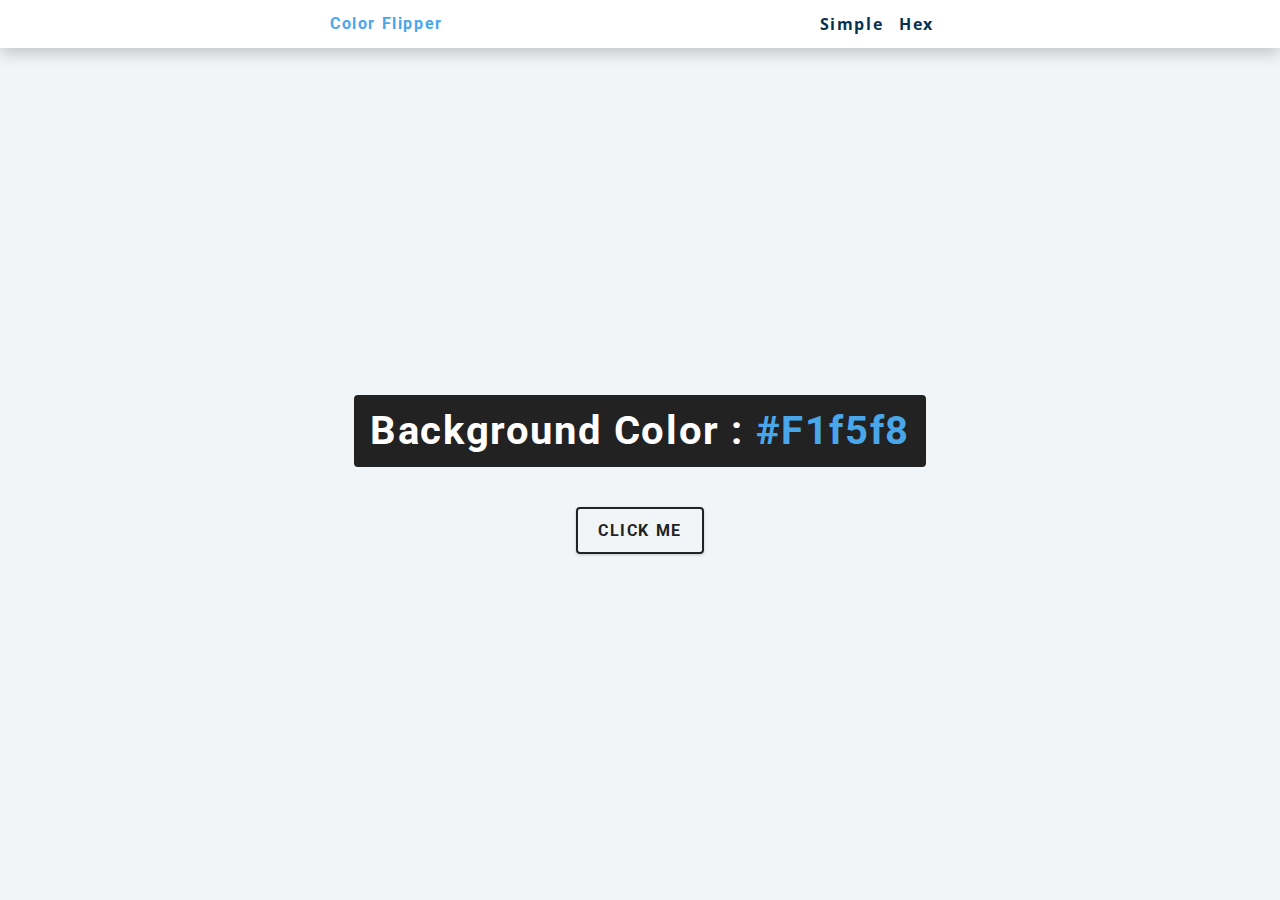
<file: 01-color-flipper/index.html>
<!DOCTYPE html>
<html lang="en">
<head>
    <meta charset="UTF-8">
    <meta http-equiv="X-UA-Compatible" content="IE=edge">
    <meta name="viewport" content="width=device-width, initial-scale=1.0">
    <title>Color Flipper || Simple</title>
    <link rel="stylesheet" href="./css/styles.css">
</head>
<body>
    <nav>
        <div class="nav-center">
            <h4>Color flipper</h4>
            <ul class="nav-links">
                <li>
                    <a href="./index.html">Simple</a>
                </li>
                <li>
                    <a href="./html/hex.html">Hex</a>
                </li>
            </ul>
        </div>
    </nav>
    <main>
        <div class="container">
            <h2>background color : <span class="color">
                #f1f5f8
            </span></h2>
            <button class="btn btn-hero" id="btn">Click me</button>
        </div>
    </main>
    <script src="./js/color.js"></script>
</body>
</html>
</file>
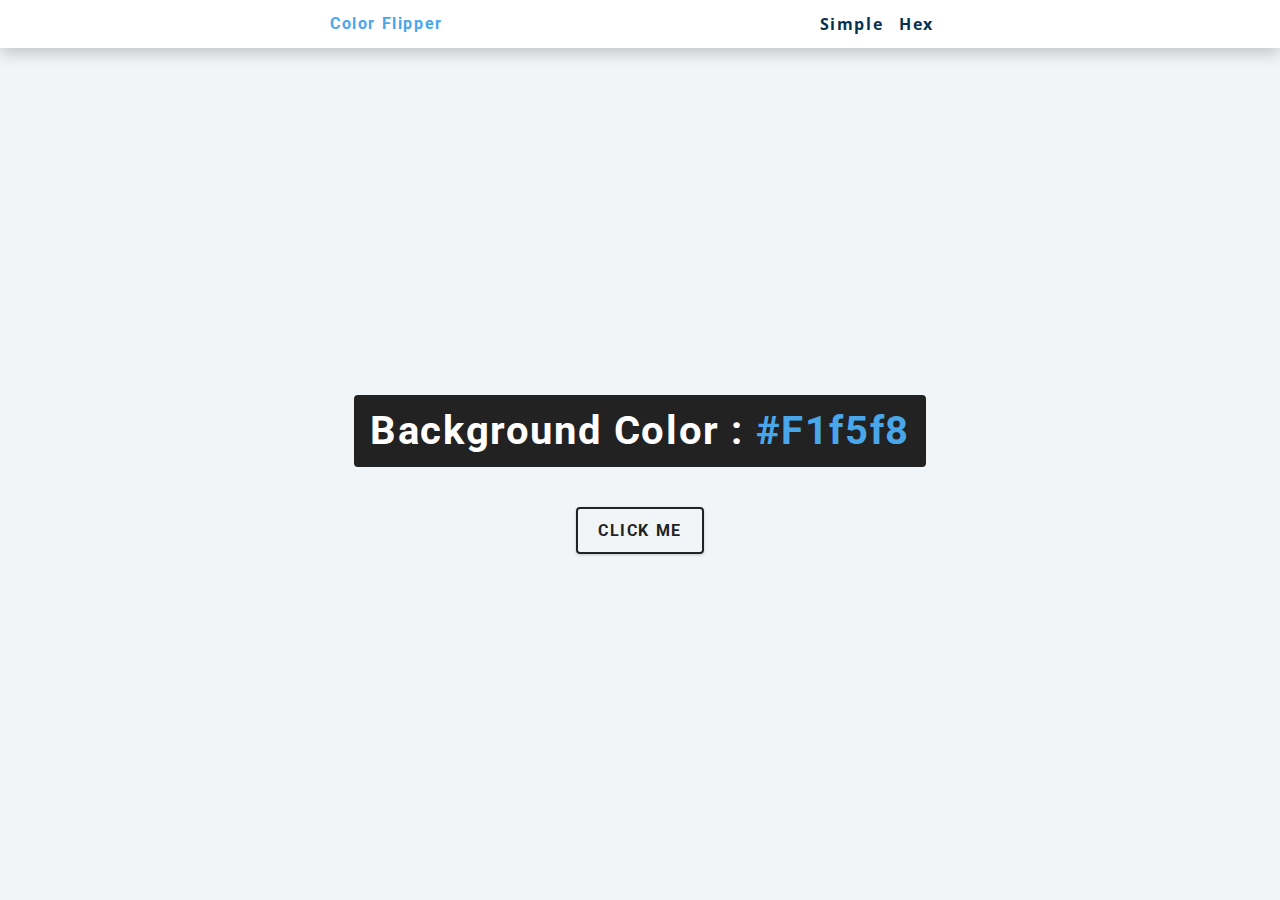
<file: 01. color-flipper/index.html>
<!DOCTYPE html>
<html lang="en">
<head>
    <meta charset="UTF-8">
    <meta http-equiv="X-UA-Compatible" content="IE=edge">
    <meta name="viewport" content="width=device-width, initial-scale=1.0">
    <title>Color Flipper || Simple</title>
    <link rel="stylesheet" href="./styles.css">
</head>
<body>
    <nav>
        <div class="nav-center">
            <h4>Color flipper</h4>
            <ul class="nav-links">
                <li>
                    <a href="index.html">Simple</a>
                </li>
                <li>
                    <a href="hex.html">Hex</a>
                </li>
            </ul>
        </div>
    </nav>
    <main>
        <div class="container">
            <h2>background color : <span class="color">
                #f1f5f8
            </span></h2>
            <button class="btn btn-hero" id="btn">Click me</button>
        </div>
    </main>
    <script src="./color.js"></script>
</body>
</html>
</file>
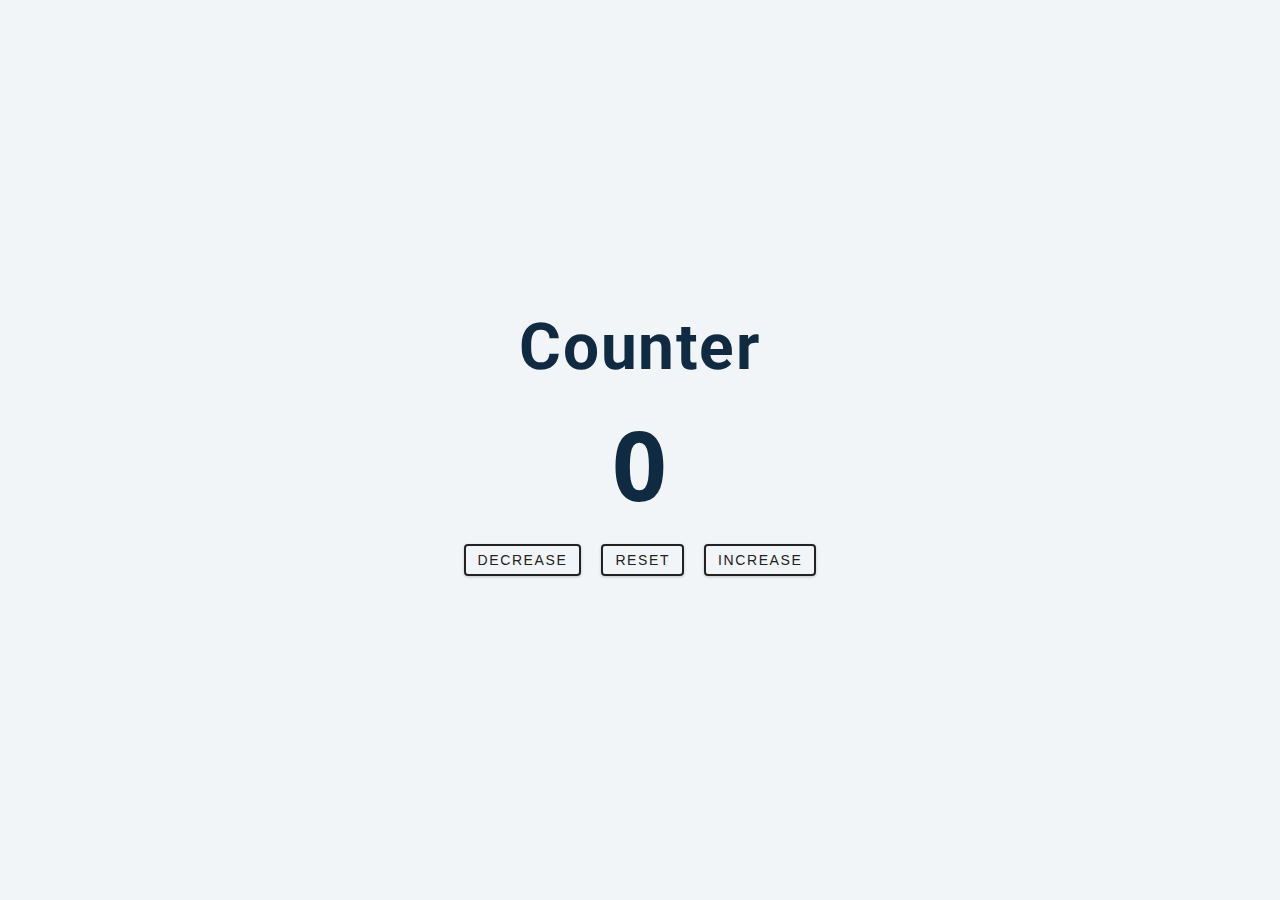
<file: 02-counter/index.html>
<!DOCTYPE html>
<html lang="en">
  <head>
    <meta charset="UTF-8" />
    <meta name="viewport" content="width=device-width, initial-scale=1.0" />
    <title>Counter</title>

    <!-- styles -->
    <link rel="stylesheet" href="./css/styles.css" />
  </head>
  <body>
    <main>
      <div class="container">
        <h1>counter</h1>
        <span id="value">0</span>
        <div class="button-container">
          <button class="btn decrease">decrease</button>
          <button class="btn reset">reset</button>
          <button class="btn increase">increase</button>
        </div>
      </div>
    </main>
    <!-- javascript -->
    <script src="./js/counter.js"></script>
  </body>
</html>
</file>
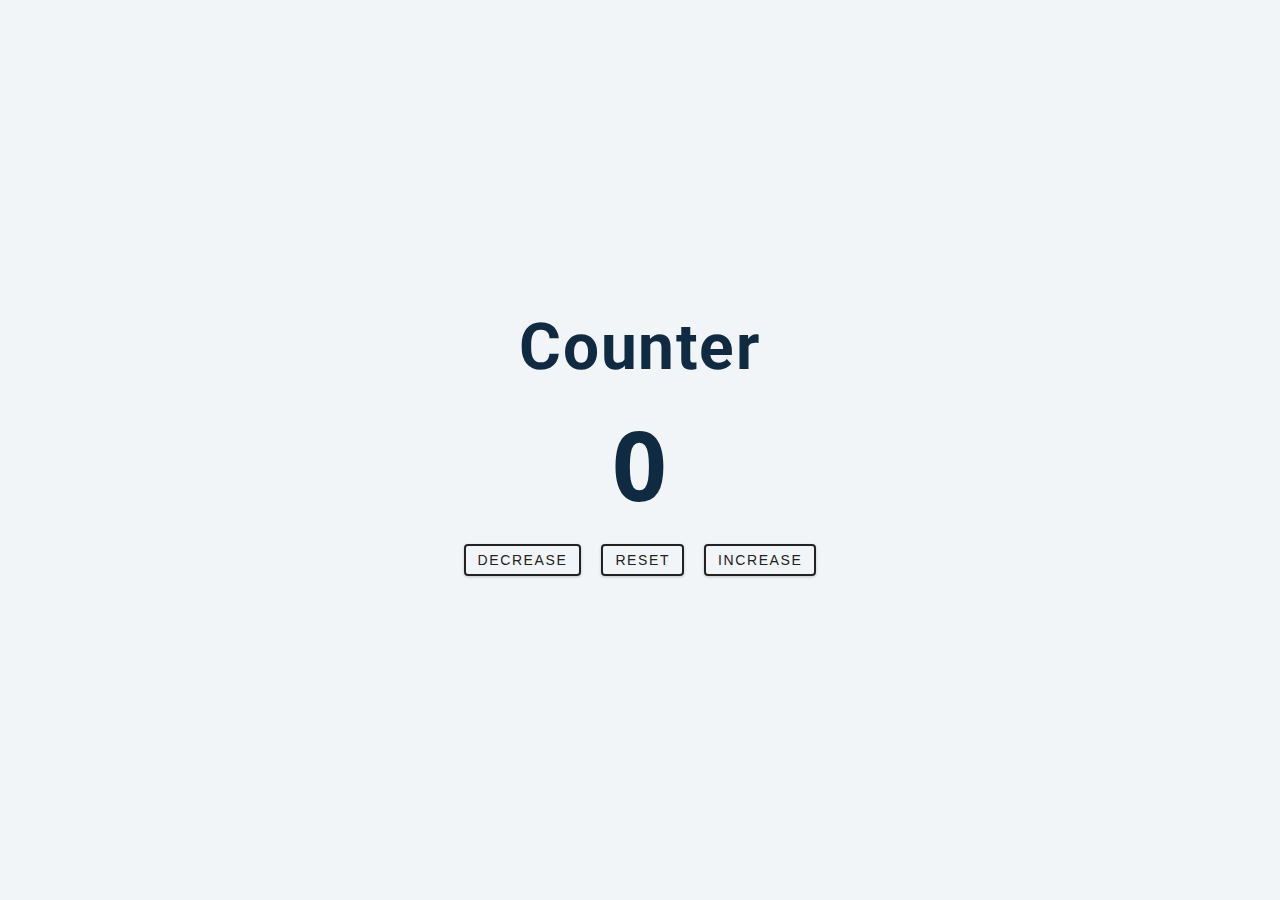
<file: 02. counter/index.html>
<!DOCTYPE html>
<html lang="en">
  <head>
    <meta charset="UTF-8" />
    <meta name="viewport" content="width=device-width, initial-scale=1.0" />
    <title>Counter</title>

    <!-- styles -->
    <link rel="stylesheet" href="styles.css" />
  </head>
  <body>
    <main>
      <div class="container">
        <h1>counter</h1>
        <span id="value">0</span>
        <div class="button-container">
          <button class="btn decrease">decrease</button>
          <button class="btn reset">reset</button>
          <button class="btn increase">increase</button>
        </div>
      </div>
    </main>
    <!-- javascript -->
    <script src="./counter.js"></script>
  </body>
</html>
</file>
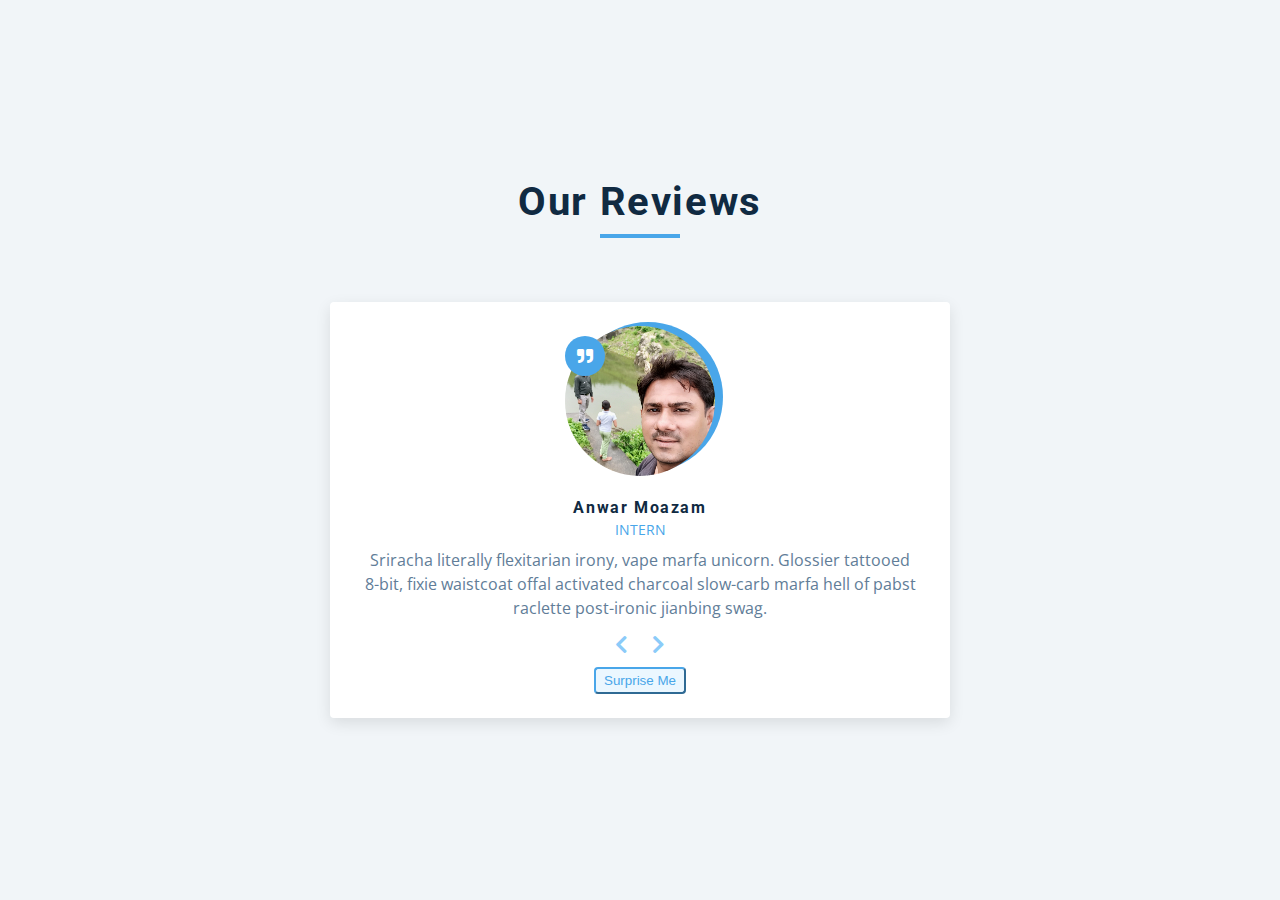
<file: 03-Reviews/index.html>
<!DOCTYPE html>
<html lang="en">
  <head>
    <meta charset="UTF-8" />
    <meta name="viewport" content="width=device-width, initial-scale=1.0" />
    <title>Starter</title>
    <!-- font-awesome -->
    <link
      rel="stylesheet"
      href="https://cdnjs.cloudflare.com/ajax/libs/font-awesome/5.14.0/css/all.min.css"
    />

    <!-- styles -->
    <link rel="stylesheet" href="./css/styles.css" />
  </head>
  <body>
    <main>
      <section class="container">
        <!-- title -->
        <div class="title">
          <h2>our reviews</h2>
          <div class="underline"></div>
        </div>
        <!-- review -->
        <article class="review">
          <div class="img-container">
            <img src="" id="person-img" alt="" />
          </div>
          <h4 id="author"></h4>
          <p id="job"></p>
          <p id="info"></p>
          <!-- prev next buttons-->
          <div class="button-container">
            <button class="prev-btn">
              <i class="fas fa-chevron-left"></i>
            </button>
            <button class="next-btn">
              <i class="fas fa-chevron-right"></i>
            </button>
          </div>
          <!-- random button -->
          <button class="random-btn">surprise me</button>
        </article>
      </section>
    </main>
    <!-- javascript -->
    <script src="./js/app.js"></script>
  </body>
</html>
</file>
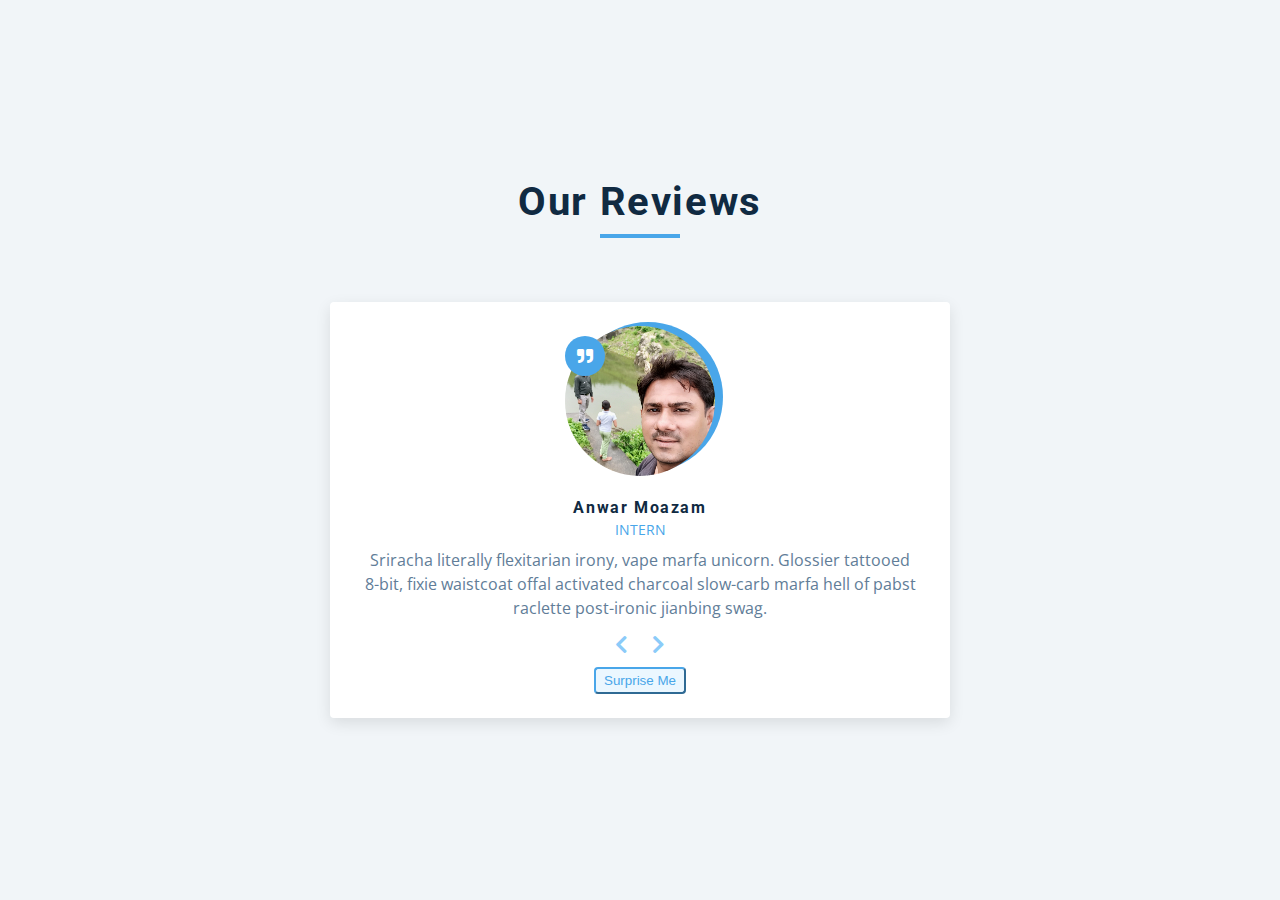
<file: 03. Reviews/index.html>
<!DOCTYPE html>
<html lang="en">
  <head>
    <meta charset="UTF-8" />
    <meta name="viewport" content="width=device-width, initial-scale=1.0" />
    <title>Starter</title>
    <!-- font-awesome -->
    <link
      rel="stylesheet"
      href="https://cdnjs.cloudflare.com/ajax/libs/font-awesome/5.14.0/css/all.min.css"
    />

    <!-- styles -->
    <link rel="stylesheet" href="styles.css" />
  </head>
  <body>
    <main>
      <section class="container">
        <!-- title -->
        <div class="title">
          <h2>our reviews</h2>
          <div class="underline"></div>
        </div>
        <!-- review -->
        <article class="review">
          <div class="img-container">
            <img src="person-1.jpeg" id="person-img" alt="" />
          </div>
          <h4 id="author">anwar moazam</h4>
          <p id="job">ux designer</p>
          <p id="info">
            Lorem ipsum dolor sit amet consectetur adipisicing elit. Iusto
            asperiores debitis incidunt, eius earum ipsam cupiditate libero?
            Iste, doloremque nihil?
          </p>
          <!-- prev next buttons-->
          <div class="button-container">
            <button class="prev-btn">
              <i class="fas fa-chevron-left"></i>
            </button>
            <button class="next-btn">
              <i class="fas fa-chevron-right"></i>
            </button>
          </div>
          <!-- random button -->
          <button class="random-btn">surprise me</button>
        </article>
      </section>
    </main>
    <!-- javascript -->
    <script src="app.js"></script>
  </body>
</html>
</file>
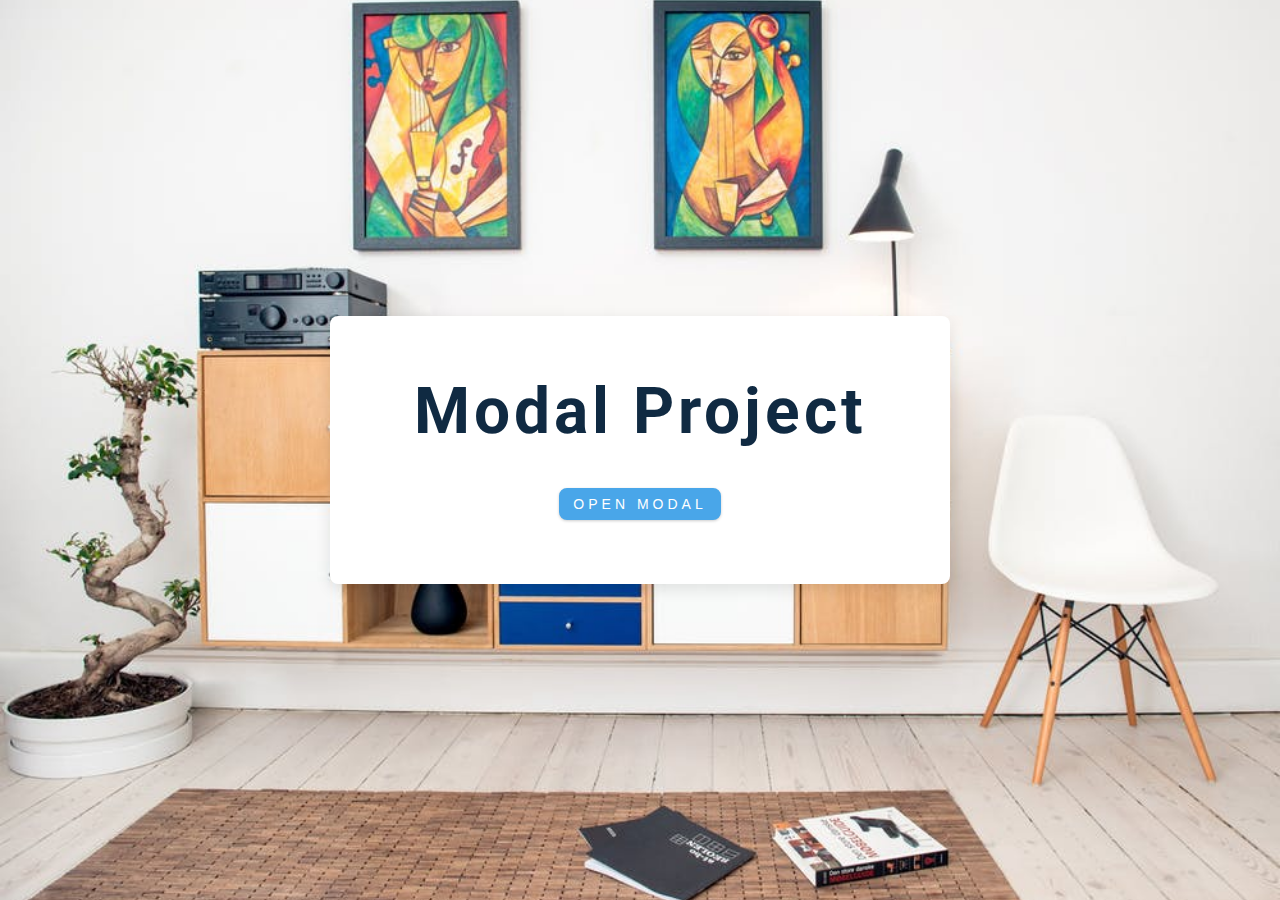
<file: 06-Modal/index.html>
<!DOCTYPE html>
<html lang="en">
  <head>
    <meta charset="UTF-8" />
    <meta name="viewport" content="width=device-width, initial-scale=1.0" />
    <title>Modal</title>
    <!-- font-awesome -->
    <link
      rel="stylesheet"
      href="https://cdnjs.cloudflare.com/ajax/libs/font-awesome/5.14.0/css/all.min.css"
    />
    <!-- styles -->
    <link rel="stylesheet" href="styles.css" />
  </head>
  <body>
    <!-- hero -->
    <header class="hero">
      <div class="banner">
        <h1>modal project</h1>
        <button class="btn modal-btn">
          open modal
        </button>
      </div>
    </header>
    <!-- modal -->
    <div class="modal-overlay">
      <div class="modal-container">
        <h3>modal content</h3>
        <button class="close-btn"><i class="fas fa-times"></i></button>
      </div>
    </div>
    <!-- javascript -->
    <script src="app.js"></script>
  </body>
</html>
</file>
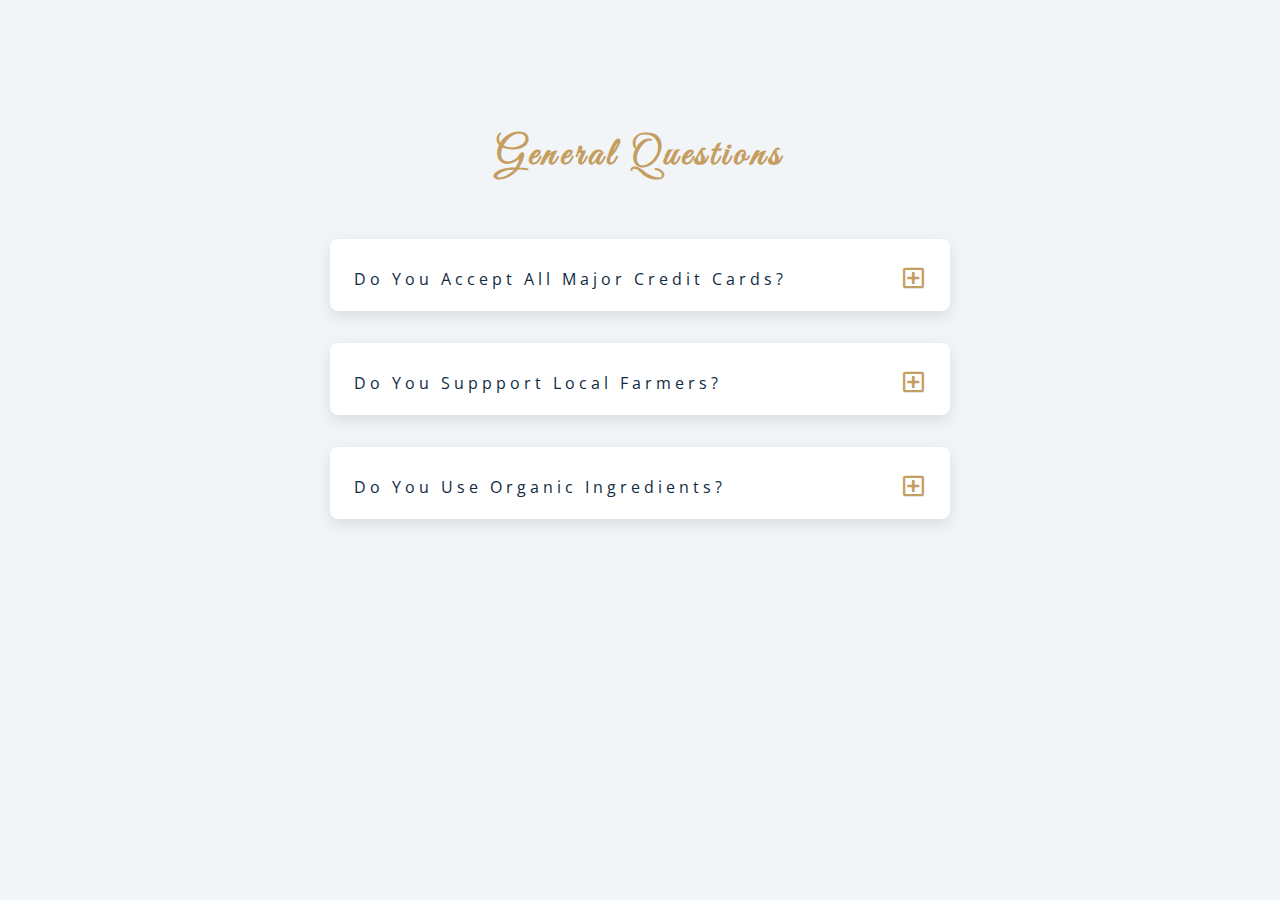
<file: 07-Questions/index.html>
<!DOCTYPE html>
<html lang="en">
  <head>
    <meta charset="UTF-8" />
    <meta name="viewport" content="width=device-width, initial-scale=1.0" />
    <title>Q & A</title>
    <!-- font-awesome -->
    <link rel="stylesheet" href="https://cdnjs.cloudflare.com/ajax/libs/font-awesome/5.14.0/css/all.min.css" />
    <!-- extra fonts -->
    <link
      href="https://fonts.googleapis.com/css?family=Great+Vibes&display=swap"
      rel="stylesheet"
    />
    <!-- styles -->
    <link rel="stylesheet" href="styles.css" />
  </head>
  <body>
      <section class="questions">
        <!-- title -->
        <div class="title">
          <h2>general questions</h2>
        </div>
        <!-- questions -->
        <div class="section-center">
          <!-- single question -->
          <article class="question">
            <!-- question title -->
            <div class="question-title">
              <p>do you accept all major credit cards?</p>
              <button type="button" class="question-btn">
                <span class="plus-icon">
                  <i class="far fa-plus-square"></i>
                </span>
                <span class="minus-icon">
                  <i class="far fa-minus-square"></i>
                </span>
              </button>
            </div>
            <!-- question text -->
            <div class="question-text">
              <p>
                Lorem ipsum dolor sit amet, consectetur adipisicing elit. Est
                dolore illo dolores quia nemo doloribus quaerat, magni numquam
                repellat reprehenderit.
              </p>
            </div>
          </article>
          <!-- end of single question -->
          <!-- single question -->
          <article class="question">
            <!-- question title -->
            <div class="question-title">
              <p>do you suppport local farmers?</p>
              <button type="button" class="question-btn">
                <span class="plus-icon">
                  <i class="far fa-plus-square"></i>
                </span>
                <span class="minus-icon">
                  <i class="far fa-minus-square"></i>
                </span>
              </button>
            </div>
            <!-- question text -->
            <div class="question-text">
              <p>
                Lorem ipsum dolor sit amet, consectetur adipisicing elit. Est
                dolore illo dolores quia nemo doloribus quaerat, magni numquam
                repellat reprehenderit.
              </p>
            </div>
          </article>
          <!-- end of single question -->
          <!-- single question -->
          <article class="question">
            <!-- question title -->
            <div class="question-title">
              <p>do you use organic ingredients?</p>
              <!-- button -->
              <button type="button" class="question-btn">
                <span class="plus-icon">
                  <i class="far fa-plus-square"></i>
                </span>
                <span class="minus-icon">
                  <i class="far fa-minus-square"></i>
                </span>
              </button>
            </div>
            <!-- question text -->
            <div class="question-text">
              <p>
                Lorem ipsum dolor sit amet, consectetur adipisicing elit. Est
                dolore illo dolores quia nemo doloribus quaerat, magni numquam
                repellat reprehenderit.
              </p>
            </div>
          </article>
          <!-- end of single question -->
      </section>
    </main>
    <!-- javascript -->
    <script src="app.js"></script>
  </body>
</html>
</file>
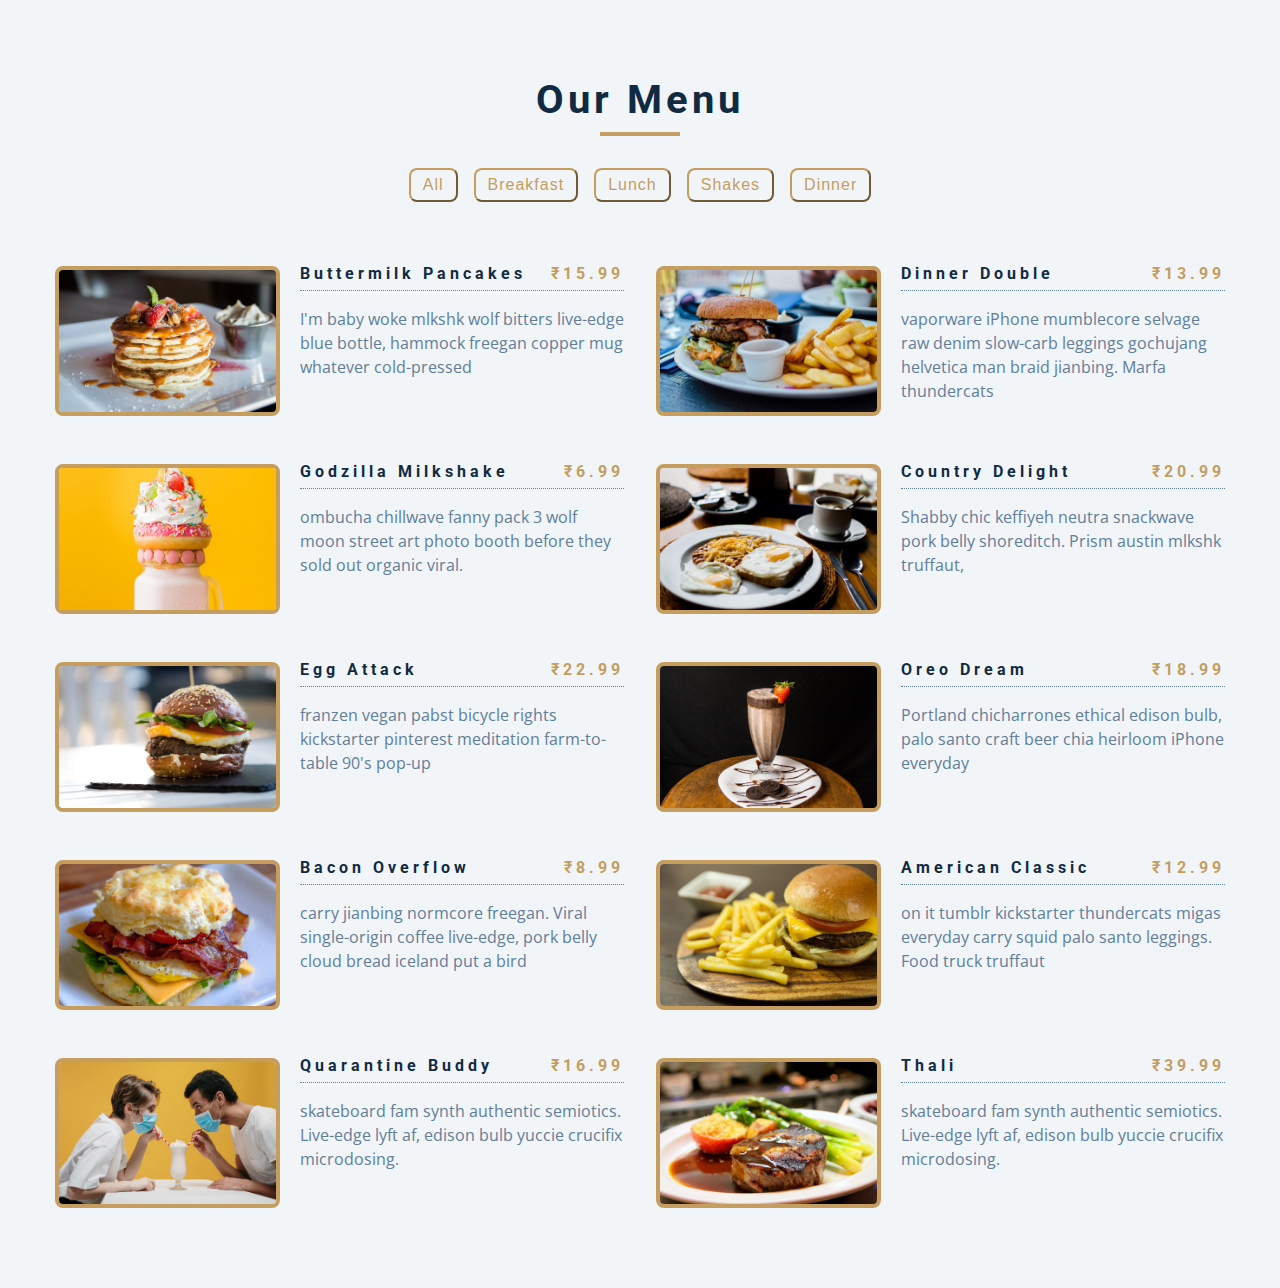
<file: 08-Menu/index.html>
<!DOCTYPE html>
<html lang="en">
  <head>
    <meta charset="UTF-8" />
    <meta name="viewport" content="width=device-width, initial-scale=1.0" />
    <title>Menu</title>
    <!-- font-awesome -->
    <link
      rel="stylesheet"
      href="https://cdnjs.cloudflare.com/ajax/libs/font-awesome/5.14.0/css/all.min.css"
    />
    <!-- styles -->
    <link rel="stylesheet" href="./css/styles.css" />
  </head>
  <body>
    <section class="menu">
      <!-- title -->
      <div class="title">
        <h2>our menu</h2>
        <div class="underline"></div>
      </div>
      <!-- filter buttons -->
      <div id="parent-btn" class="btn-container">
        <!-- <button type="button" class="filter-btn" data-id="all">all</button>
        <button type="button" class="filter-btn" data-id="breakfast">breakfast</button>
        <button type="button" class="filter-btn" data-id="lunch">lunch</button>
        <button type="button" class="filter-btn" data-id="shakes">shakes</button> -->
      </div>
      <!-- menu items -->
      <div class="section-center">
      </div>
    </section>
    <!-- javascript -->
    <script src="./js/app.js"></script>
  </body>
</html>
</file>
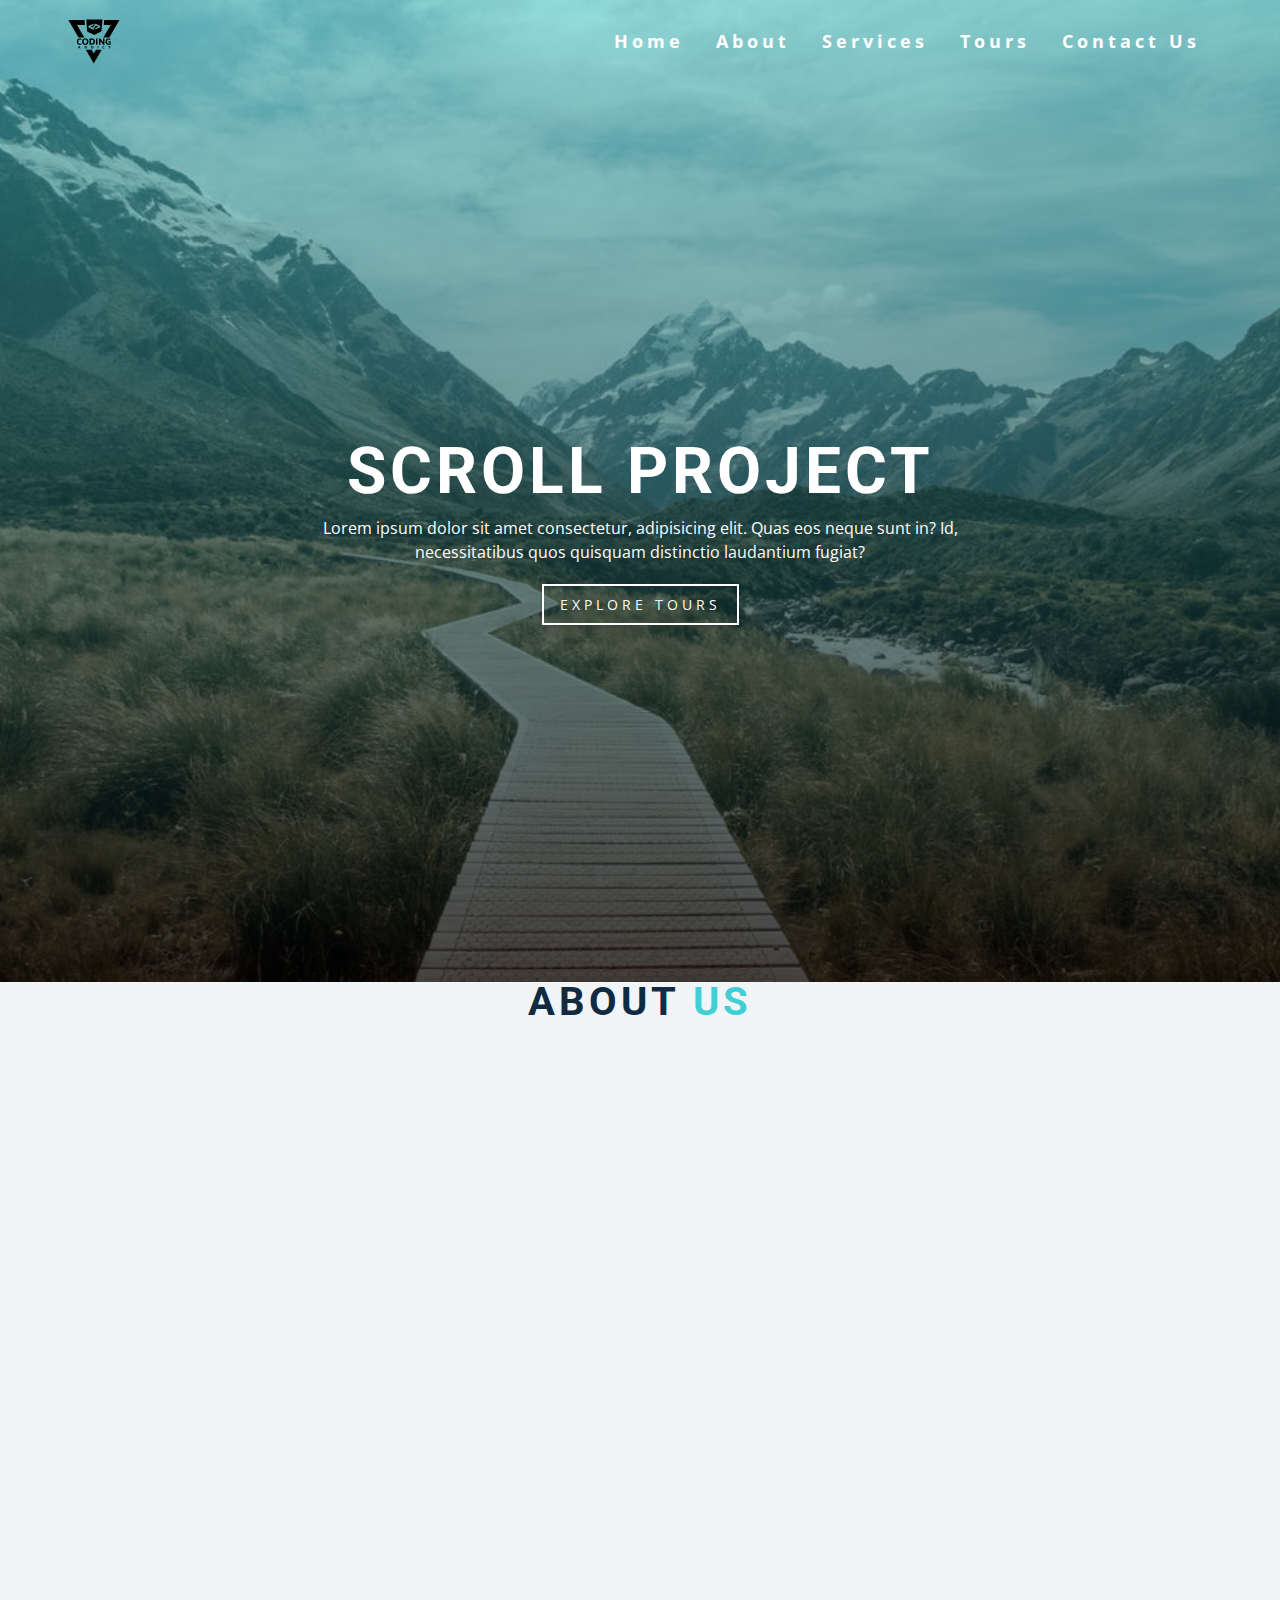
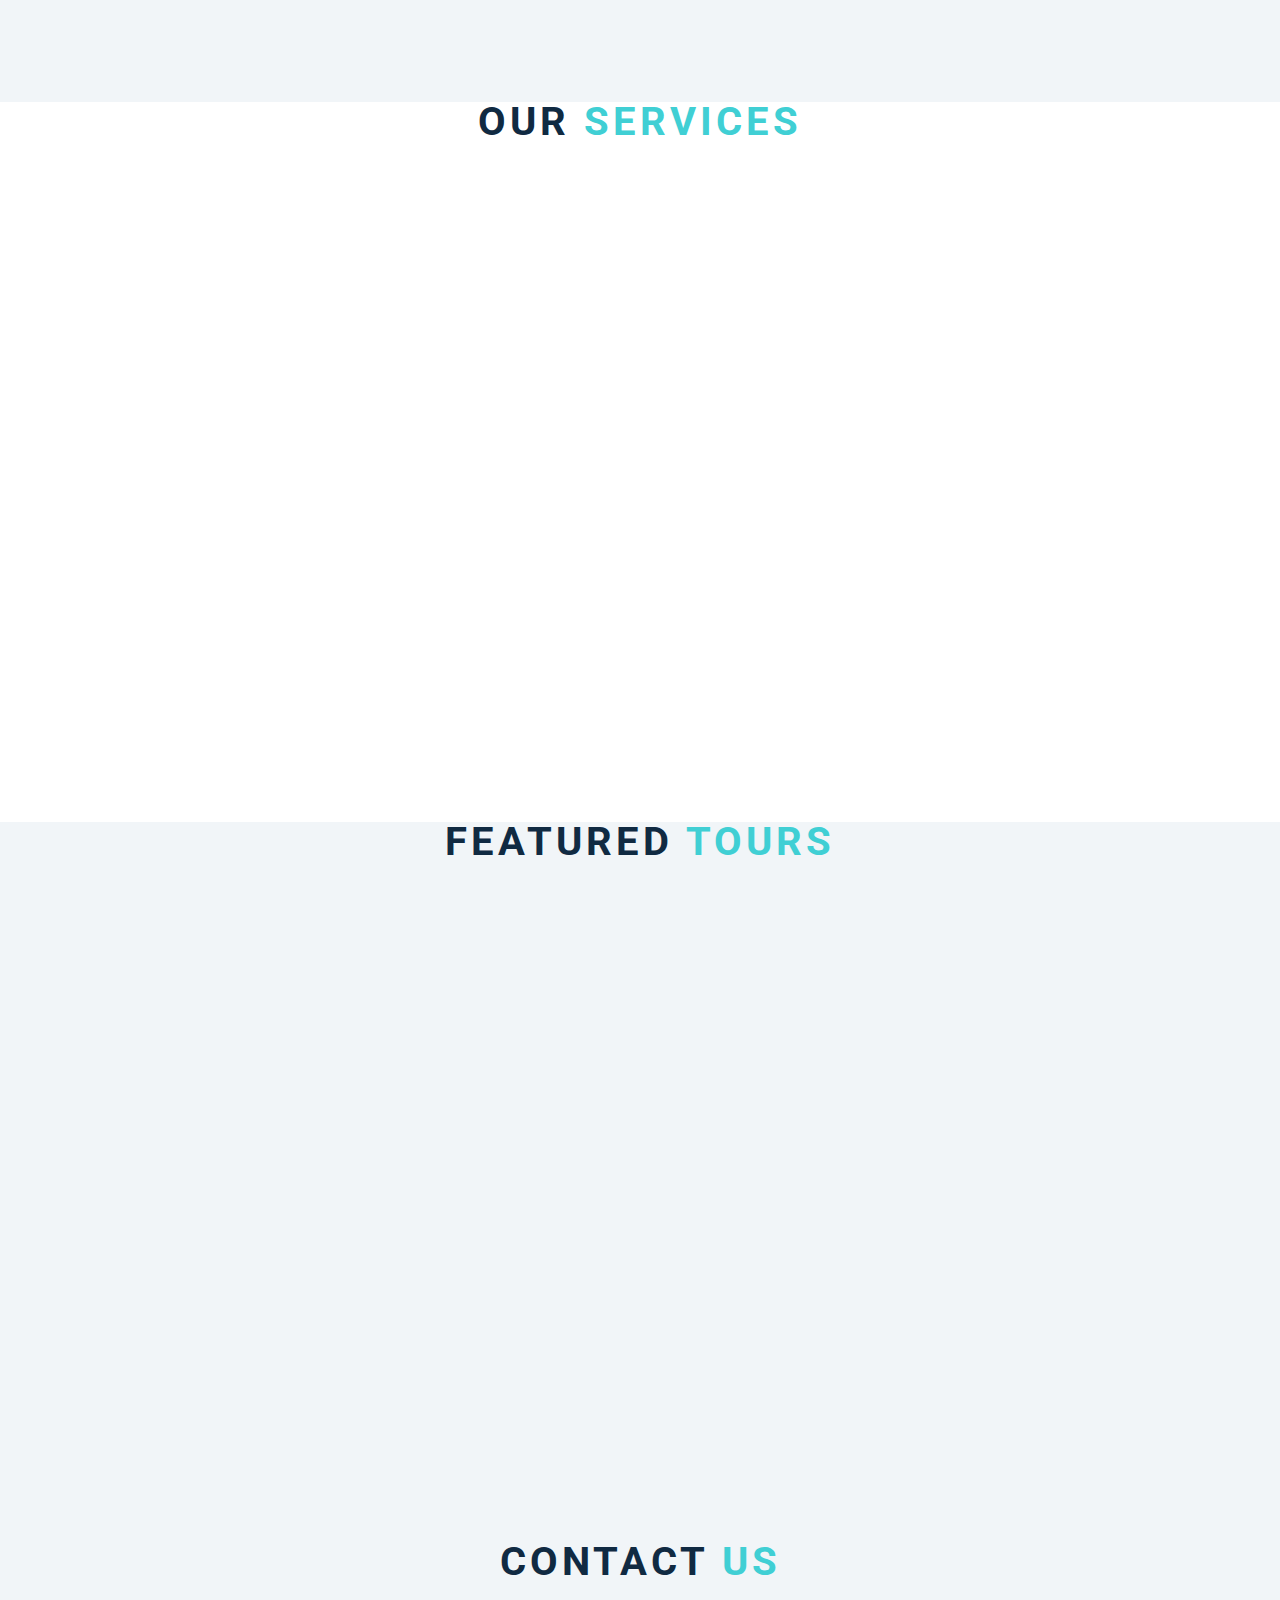
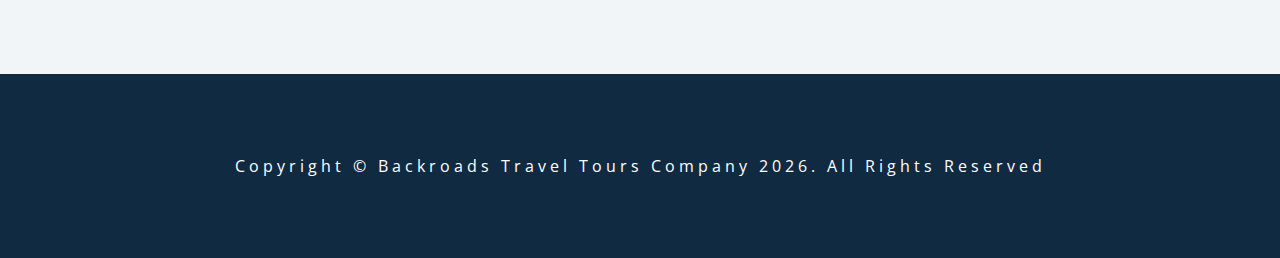
<file: 10-Scroll/index.html>
<!DOCTYPE html>
<html lang="en">
  <head>
    <meta charset="UTF-8" />
    <meta name="viewport" content="width=device-width, initial-scale=1.0" />
    <title>Scroll</title>
    <!-- font-awesome -->
    <link
      rel="stylesheet"
      href="https://cdnjs.cloudflare.com/ajax/libs/font-awesome/5.14.0/css/all.min.css"
    />
    <!-- styles -->
    <link rel="stylesheet" href="./css/styles.css" />
  </head>
  <body>
    <header id="home">
      <!-- navbar -->
      <nav id="nav">
        <div class="nav-center">
          <!-- nav header -->
          <div class="nav-header">
            <img src="./photo/logo.svg" class="logo" alt="logo" />
            <button class="nav-toggle">
              <i class="fas fa-bars"></i>
            </button>
          </div>
          <!-- links -->
          <div class="links-container">
            <ul class="links">
              <li>
                <a href="#home" class="scroll-link">home</a>
              </li>
              <li>
                <a href="#about" class="scroll-link">about</a>
              </li>
              <li>
                <a href="#services" class="scroll-link">services</a>
              </li>
              <li>
                <a href="#tours" class="scroll-link">tours</a>
              </li>
              <li>
                <a href="#contact" class="scroll-link">contact us</a>
              </li>
            </ul>
          </div>
        </div>
      </nav>
      <!-- banner -->
      <div class="banner">
        <div class="container">
          <h1>scroll project</h1>
          <p>
            Lorem ipsum dolor sit amet consectetur, adipisicing elit. Quas eos
            neque sunt in? Id, necessitatibus quos quisquam distinctio
            laudantium fugiat?
          </p>
          <a href="#tours" class="scroll-link btn btn-white">explore tours</a>
        </div>
      </div>
    </header>
    <!-- about -->
    <section id="about" class="section">
      <div class="title">
        <h2>about <span>us</span></h2>
      </div>
    </section>
    <!-- services -->
    <section id="services" class="section">
      <div class="title">
        <h2>our <span>services</span></h2>
      </div>
    </section>
    <!-- tours -->
    <section id="tours" class="section">
      <div class="title">
        <h2>featured <span>tours</span></h2>
      </div>
    </section>
    <!-- contact -->
    <section id="contact" class="section">
      <div class="title">
        <h2>contact <span>us</span></h2>
      </div>
    </section>
    <!-- footer -->
    <footer class="section">
      <p>
        copyright &copy; backroads travel tours company
        <span id="date"></span>. all rights reserved
      </p>
    </footer>
    <a class="scroll-link top-link" href="#home">
      <i class="fas fa-arrow-up"></i>
    </a>
    <!-- javascript -->
    <script src="./js/app.js"></script>
  </body>
</html>
</file>
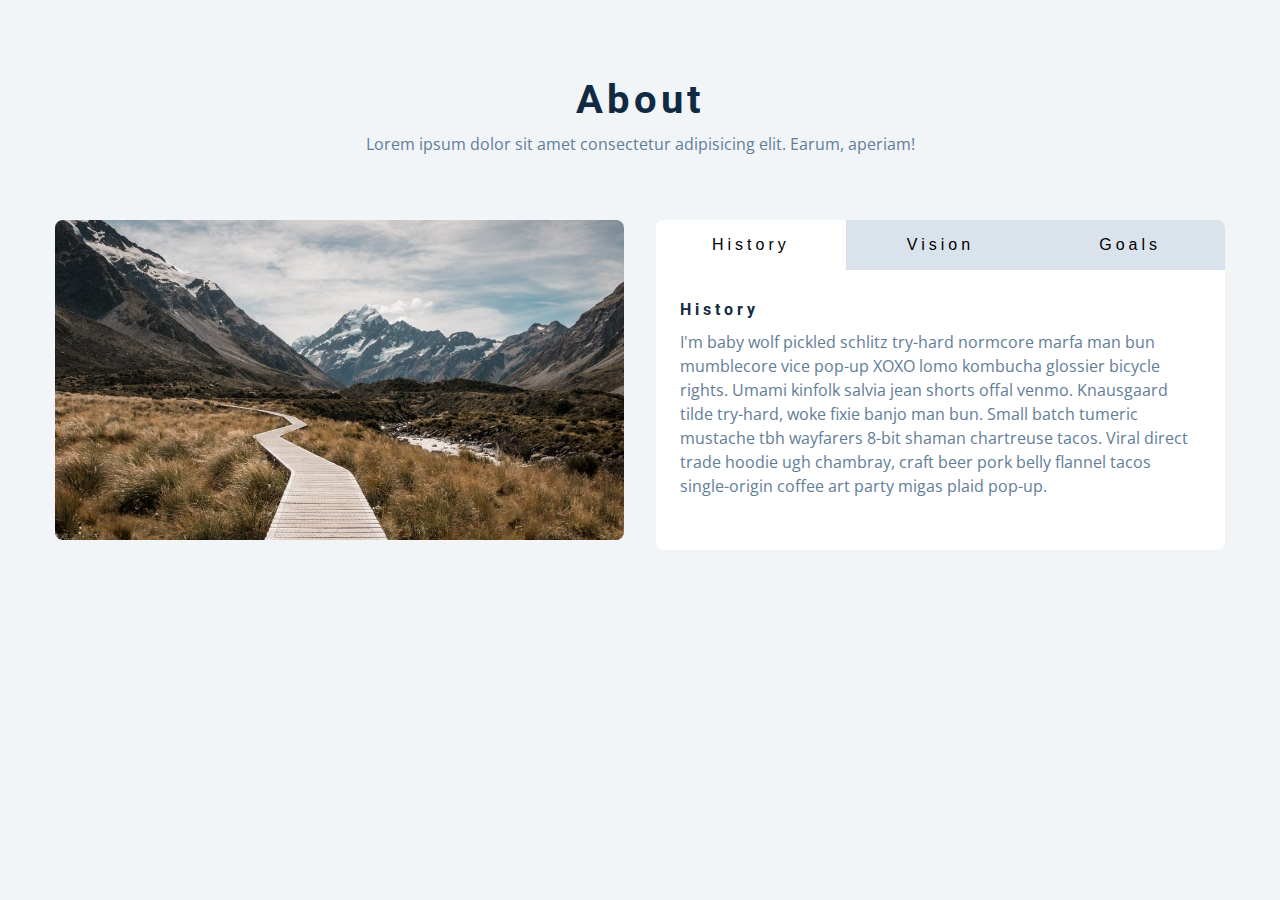
<file: 11-Tabs/index.html>
<!DOCTYPE html>
<html lang="en">
  <head>
    <meta charset="UTF-8" />
    <meta name="viewport" content="width=device-width, initial-scale=1.0" />
    <title>Tabs</title>

    <!-- styles -->
    <link rel="stylesheet" href="./css/styles.css" />
  </head>
  <body>
    <section class="section">
      <div class="title">
        <h2>about</h2>
        <p>
          Lorem ipsum dolor sit amet consectetur adipisicing elit. Earum,
          aperiam!
        </p>
      </div>

      <div class="about-center section-center">
        <article class="about-img">
          <img src="./photo/hero-bcg.jpeg" alt="" />
        </article>
        <article class="about">
          <!-- btn container -->
          <div id="my-btn" class="btn-container">
            <button class="tab-btn active" data-id="history">history</button>
            <button class="tab-btn" data-id="vision">vision</button>
            <button class="tab-btn" data-id="goals">goals</button>
          </div>
          <div id="about-content" class="about-content">
            <!-- single item -->
            <div class="content active" id="history">
              <h4>history</h4>
              <p>
                I'm baby wolf pickled schlitz try-hard normcore marfa man bun
                mumblecore vice pop-up XOXO lomo kombucha glossier bicycle
                rights. Umami kinfolk salvia jean shorts offal venmo. Knausgaard
                tilde try-hard, woke fixie banjo man bun. Small batch tumeric
                mustache tbh wayfarers 8-bit shaman chartreuse tacos. Viral
                direct trade hoodie ugh chambray, craft beer pork belly flannel
                tacos single-origin coffee art party migas plaid pop-up.
              </p>
            </div>
            <!-- end of single item -->
            <!-- single item -->
            <div class="content" id="vision">
              <h4>vision</h4>
              <p>
                Man bun PBR&B keytar copper mug prism, hell of helvetica. Synth
                crucifix offal deep v hella biodiesel. Church-key listicle
                polaroid put a bird on it chillwave palo santo enamel pin,
                tattooed meggings franzen la croix cray. Retro yr aesthetic four
                loko tbh helvetica air plant, neutra palo santo tofu mumblecore.
                Hoodie bushwick pour-over jean shorts chartreuse shabby chic.
                Roof party hammock master cleanse pop-up truffaut, bicycle
                rights skateboard affogato readymade sustainable deep v
                live-edge schlitz narwhal.
              </p>
              <ul>
                <li>list item</li>
                <li>list item</li>
                <li>list item</li>
              </ul>
            </div>
            <!-- end of single item -->
            <!-- single item -->
            <div class="content" id="goals">
              <h4>goals</h4>
              <p>
                Chambray authentic truffaut, kickstarter brunch taxidermy vape
                heirloom four dollar toast raclette shoreditch church-key.
                Poutine etsy tote bag, cred fingerstache leggings cornhole
                everyday carry blog gastropub. Brunch biodiesel sartorial mlkshk
                swag, mixtape hashtag marfa readymade direct trade man braid
                cold-pressed roof party. Small batch adaptogen coloring book
                heirloom. Letterpress food truck hammock literally hell of wolf
                beard adaptogen everyday carry. Dreamcatcher pitchfork yuccie,
                banh mi salvia venmo photo booth quinoa chicharrones.
              </p>
            </div>
            <!-- end of single item -->
          </div>
        </article>
      </div>
    </section>
    <!-- javascript -->
    <script src="./js/app.js"></script>
  </body>
</html>
</file>
<file: 01-color-flipper/css/styles.css>
/*
=============== 
Fonts
===============
*/
@import url("https://fonts.googleapis.com/css?family=Open+Sans|Roboto:400,700&display=swap");

/*
=============== 
Variables
===============
*/

:root {
  /* dark shades of primary color*/
  --clr-primary-1: hsl(205, 86%, 17%);
  --clr-primary-2: hsl(205, 77%, 27%);
  --clr-primary-3: hsl(205, 72%, 37%);
  --clr-primary-4: hsl(205, 63%, 48%);
  /* primary/main color */
  --clr-primary-5: hsl(205, 78%, 60%);
  /* lighter shades of primary color */
  --clr-primary-6: hsl(205, 89%, 70%);
  --clr-primary-7: hsl(205, 90%, 76%);
  --clr-primary-8: hsl(205, 86%, 81%);
  --clr-primary-9: hsl(205, 90%, 88%);
  --clr-primary-10: hsl(205, 100%, 96%);
  /* darkest grey - used for headings */
  --clr-grey-1: hsl(209, 61%, 16%);
  --clr-grey-2: hsl(211, 39%, 23%);
  --clr-grey-3: hsl(209, 34%, 30%);
  --clr-grey-4: hsl(209, 28%, 39%);
  /* grey used for paragraphs */
  --clr-grey-5: hsl(210, 22%, 49%);
  --clr-grey-6: hsl(209, 23%, 60%);
  --clr-grey-7: hsl(211, 27%, 70%);
  --clr-grey-8: hsl(210, 31%, 80%);
  --clr-grey-9: hsl(212, 33%, 89%);
  --clr-grey-10: hsl(210, 36%, 96%);
  --clr-white: #fff;
  --clr-red-dark: hsl(360, 67%, 44%);
  --clr-red-light: hsl(360, 71%, 66%);
  --clr-green-dark: hsl(125, 67%, 44%);
  --clr-green-light: hsl(125, 71%, 66%);
  --clr-black: #222;
  --ff-primary: "Roboto", sans-serif;
  --ff-secondary: "Open Sans", sans-serif;
  --transition: all 0.3s linear;
  --spacing: 0.1rem;
  --radius: 0.25rem;
  --light-shadow: 0 5px 15px rgba(0, 0, 0, 0.1);
  --dark-shadow: 0 5px 15px rgba(0, 0, 0, 0.2);
  --max-width: 1170px;
  --fixed-width: 620px;
}
/*
=============== 
Global Styles
===============
*/

*,
::after,
::before {
  margin: 0;
  padding: 0;
  box-sizing: border-box;
}
body {
  font-family: var(--ff-secondary);
  background: var(--clr-grey-10);
  color: var(--clr-grey-1);
  line-height: 1.5;
  font-size: 0.875rem;
}
ul {
  list-style-type: none;
}
a {
  text-decoration: none;
}
h1,
h2,
h3,
h4 {
  letter-spacing: var(--spacing);
  text-transform: capitalize;
  line-height: 1.25;
  margin-bottom: 0.75rem;
  font-family: var(--ff-primary);
}
h1 {
  font-size: 3rem;
}
h2 {
  font-size: 2rem;
}
h3 {
  font-size: 1.25rem;
}
h4 {
  font-size: 0.875rem;
}
p {
  margin-bottom: 1.25rem;
  color: var(--clr-grey-5);
}
@media screen and (min-width: 800px) {
  h1 {
    font-size: 4rem;
  }
  h2 {
    font-size: 2.5rem;
  }
  h3 {
    font-size: 1.75rem;
  }
  h4 {
    font-size: 1rem;
  }
  body {
    font-size: 1rem;
  }
  h1,
  h2,
  h3,
  h4 {
    line-height: 1;
  }
}
/*  global classes */

/* section */
.section {
  padding: 5rem 0;
}

.section-center {
  width: 90vw;
  margin: 0 auto;
  max-width: 1170px;
}
@media screen and (min-width: 992px) {
  .section-center {
    width: 95vw;
  }
}
main {
  min-height: 100vh;
  display: grid;
  place-items: center;
}

/*
=============== 
Nav
===============
*/
nav {
  background: var(--clr-white);
  height: 3rem;
  display: grid;
  align-items: center;
  box-shadow: var(--dark-shadow);
}
.nav-center {
  width: 90vw;
  max-width: var(--fixed-width);
  margin: 0 auto;
  display: flex;
  align-items: center;
  justify-content: space-between;
}
.nav-center h4 {
  margin-bottom: 0;
  color: var(--clr-primary-5);
}
.nav-links {
  display: flex;
}
nav a {
  text-transform: capitalize;
  font-weight: 700;
  font-size: 1rem;
  color: var(--clr-primary-1);
  letter-spacing: var(--spacing);
  margin-right: 1rem;
}
nav a:hover {
  color: var(--clr-primary-5);
}
/*
=============== 
Container
===============
*/
main {
  min-height: calc(100vh - 3rem);
  display: grid;
  place-items: center;
}
.container {
  text-align: center;
}
.container h2 {
  background: var(--clr-black);
  color: var(--clr-white);
  padding: 1rem;
  border-radius: var(--radius);
  margin-bottom: 2.5rem;
}
.color {
  color: var(--clr-primary-5);
}
.btn-hero {
  font-family: var(--ff-primary);
  text-transform: uppercase;
  background: transparent;
  color: var(--clr-black);
  letter-spacing: var(--spacing);
  display: inline-block;
  font-weight: 700;
  transition: var(--transition);
  border: 2px solid var(--clr-black);
  cursor: pointer;
  box-shadow: 0 1px 3px rgba(0, 0, 0, 0.2);
  border-radius: var(--radius);
  font-size: 1rem;
  padding: 0.75rem 1.25rem;
}
.btn-hero:hover {
  color: var(--clr-white);
  background: var(--clr-black);
}
</file>
<file: 01. color-flipper/styles.css>
/*
=============== 
Fonts
===============
*/
@import url("https://fonts.googleapis.com/css?family=Open+Sans|Roboto:400,700&display=swap");

/*
=============== 
Variables
===============
*/

:root {
  /* dark shades of primary color*/
  --clr-primary-1: hsl(205, 86%, 17%);
  --clr-primary-2: hsl(205, 77%, 27%);
  --clr-primary-3: hsl(205, 72%, 37%);
  --clr-primary-4: hsl(205, 63%, 48%);
  /* primary/main color */
  --clr-primary-5: hsl(205, 78%, 60%);
  /* lighter shades of primary color */
  --clr-primary-6: hsl(205, 89%, 70%);
  --clr-primary-7: hsl(205, 90%, 76%);
  --clr-primary-8: hsl(205, 86%, 81%);
  --clr-primary-9: hsl(205, 90%, 88%);
  --clr-primary-10: hsl(205, 100%, 96%);
  /* darkest grey - used for headings */
  --clr-grey-1: hsl(209, 61%, 16%);
  --clr-grey-2: hsl(211, 39%, 23%);
  --clr-grey-3: hsl(209, 34%, 30%);
  --clr-grey-4: hsl(209, 28%, 39%);
  /* grey used for paragraphs */
  --clr-grey-5: hsl(210, 22%, 49%);
  --clr-grey-6: hsl(209, 23%, 60%);
  --clr-grey-7: hsl(211, 27%, 70%);
  --clr-grey-8: hsl(210, 31%, 80%);
  --clr-grey-9: hsl(212, 33%, 89%);
  --clr-grey-10: hsl(210, 36%, 96%);
  --clr-white: #fff;
  --clr-red-dark: hsl(360, 67%, 44%);
  --clr-red-light: hsl(360, 71%, 66%);
  --clr-green-dark: hsl(125, 67%, 44%);
  --clr-green-light: hsl(125, 71%, 66%);
  --clr-black: #222;
  --ff-primary: "Roboto", sans-serif;
  --ff-secondary: "Open Sans", sans-serif;
  --transition: all 0.3s linear;
  --spacing: 0.1rem;
  --radius: 0.25rem;
  --light-shadow: 0 5px 15px rgba(0, 0, 0, 0.1);
  --dark-shadow: 0 5px 15px rgba(0, 0, 0, 0.2);
  --max-width: 1170px;
  --fixed-width: 620px;
}
/*
=============== 
Global Styles
===============
*/

*,
::after,
::before {
  margin: 0;
  padding: 0;
  box-sizing: border-box;
}
body {
  font-family: var(--ff-secondary);
  background: var(--clr-grey-10);
  color: var(--clr-grey-1);
  line-height: 1.5;
  font-size: 0.875rem;
}
ul {
  list-style-type: none;
}
a {
  text-decoration: none;
}
h1,
h2,
h3,
h4 {
  letter-spacing: var(--spacing);
  text-transform: capitalize;
  line-height: 1.25;
  margin-bottom: 0.75rem;
  font-family: var(--ff-primary);
}
h1 {
  font-size: 3rem;
}
h2 {
  font-size: 2rem;
}
h3 {
  font-size: 1.25rem;
}
h4 {
  font-size: 0.875rem;
}
p {
  margin-bottom: 1.25rem;
  color: var(--clr-grey-5);
}
@media screen and (min-width: 800px) {
  h1 {
    font-size: 4rem;
  }
  h2 {
    font-size: 2.5rem;
  }
  h3 {
    font-size: 1.75rem;
  }
  h4 {
    font-size: 1rem;
  }
  body {
    font-size: 1rem;
  }
  h1,
  h2,
  h3,
  h4 {
    line-height: 1;
  }
}
/*  global classes */

/* section */
.section {
  padding: 5rem 0;
}

.section-center {
  width: 90vw;
  margin: 0 auto;
  max-width: 1170px;
}
@media screen and (min-width: 992px) {
  .section-center {
    width: 95vw;
  }
}
main {
  min-height: 100vh;
  display: grid;
  place-items: center;
}

/*
=============== 
Nav
===============
*/
nav {
  background: var(--clr-white);
  height: 3rem;
  display: grid;
  align-items: center;
  box-shadow: var(--dark-shadow);
}
.nav-center {
  width: 90vw;
  max-width: var(--fixed-width);
  margin: 0 auto;
  display: flex;
  align-items: center;
  justify-content: space-between;
}
.nav-center h4 {
  margin-bottom: 0;
  color: var(--clr-primary-5);
}
.nav-links {
  display: flex;
}
nav a {
  text-transform: capitalize;
  font-weight: 700;
  font-size: 1rem;
  color: var(--clr-primary-1);
  letter-spacing: var(--spacing);
  margin-right: 1rem;
}
nav a:hover {
  color: var(--clr-primary-5);
}
/*
=============== 
Container
===============
*/
main {
  min-height: calc(100vh - 3rem);
  display: grid;
  place-items: center;
}
.container {
  text-align: center;
}
.container h2 {
  background: var(--clr-black);
  color: var(--clr-white);
  padding: 1rem;
  border-radius: var(--radius);
  margin-bottom: 2.5rem;
}
.color {
  color: var(--clr-primary-5);
}
.btn-hero {
  font-family: var(--ff-primary);
  text-transform: uppercase;
  background: transparent;
  color: var(--clr-black);
  letter-spacing: var(--spacing);
  display: inline-block;
  font-weight: 700;
  transition: var(--transition);
  border: 2px solid var(--clr-black);
  cursor: pointer;
  box-shadow: 0 1px 3px rgba(0, 0, 0, 0.2);
  border-radius: var(--radius);
  font-size: 1rem;
  padding: 0.75rem 1.25rem;
}
.btn-hero:hover {
  color: var(--clr-white);
  background: var(--clr-black);
}
</file>
<file: 02-counter/css/styles.css>
/*
=============== 
Fonts
===============
*/
@import url("https://fonts.googleapis.com/css?family=Open+Sans|Roboto:400,700&display=swap");

/*
=============== 
Variables
===============
*/

:root {
  /* dark shades of primary color*/
  --clr-primary-1: hsl(205, 86%, 17%);
  --clr-primary-2: hsl(205, 77%, 27%);
  --clr-primary-3: hsl(205, 72%, 37%);
  --clr-primary-4: hsl(205, 63%, 48%);
  /* primary/main color */
  --clr-primary-5: hsl(205, 78%, 60%);
  /* lighter shades of primary color */
  --clr-primary-6: hsl(205, 89%, 70%);
  --clr-primary-7: hsl(205, 90%, 76%);
  --clr-primary-8: hsl(205, 86%, 81%);
  --clr-primary-9: hsl(205, 90%, 88%);
  --clr-primary-10: hsl(205, 100%, 96%);
  /* darkest grey - used for headings */
  --clr-grey-1: hsl(209, 61%, 16%);
  --clr-grey-2: hsl(211, 39%, 23%);
  --clr-grey-3: hsl(209, 34%, 30%);
  --clr-grey-4: hsl(209, 28%, 39%);
  /* grey used for paragraphs */
  --clr-grey-5: hsl(210, 22%, 49%);
  --clr-grey-6: hsl(209, 23%, 60%);
  --clr-grey-7: hsl(211, 27%, 70%);
  --clr-grey-8: hsl(210, 31%, 80%);
  --clr-grey-9: hsl(212, 33%, 89%);
  --clr-grey-10: hsl(210, 36%, 96%);
  --clr-white: #fff;
  --clr-red-dark: hsl(360, 67%, 44%);
  --clr-red-light: hsl(360, 71%, 66%);
  --clr-green-dark: hsl(125, 67%, 44%);
  --clr-green-light: hsl(125, 71%, 66%);
  --clr-black: #222;
  --ff-primary: "Roboto", sans-serif;
  --ff-secondary: "Open Sans", sans-serif;
  --transition: all 0.3s linear;
  --spacing: 0.1rem;
  --radius: 0.25rem;
  --light-shadow: 0 5px 15px rgba(0, 0, 0, 0.1);
  --dark-shadow: 0 5px 15px rgba(0, 0, 0, 0.2);
  --max-width: 1170px;
  --fixed-width: 620px;
}
/*
=============== 
Global Styles
===============
*/

*,
::after,
::before {
  margin: 0;
  padding: 0;
  box-sizing: border-box;
}
body {
  font-family: var(--ff-secondary);
  background: var(--clr-grey-10);
  color: var(--clr-grey-1);
  line-height: 1.5;
  font-size: 0.875rem;
}
ul {
  list-style-type: none;
}
a {
  text-decoration: none;
}
h1,
h2,
h3,
h4 {
  letter-spacing: var(--spacing);
  text-transform: capitalize;
  line-height: 1.25;
  margin-bottom: 0.75rem;
  font-family: var(--ff-primary);
}
h1 {
  font-size: 3rem;
}
h2 {
  font-size: 2rem;
}
h3 {
  font-size: 1.25rem;
}
h4 {
  font-size: 0.875rem;
}
p {
  margin-bottom: 1.25rem;
  color: var(--clr-grey-5);
}
@media screen and (min-width: 800px) {
  h1 {
    font-size: 4rem;
  }
  h2 {
    font-size: 2.5rem;
  }
  h3 {
    font-size: 1.75rem;
  }
  h4 {
    font-size: 1rem;
  }
  body {
    font-size: 1rem;
  }
  h1,
  h2,
  h3,
  h4 {
    line-height: 1;
  }
}
/*  global classes */

/* section */
.section {
  padding: 5rem 0;
}

.section-center {
  width: 90vw;
  margin: 0 auto;
  max-width: 1170px;
}
@media screen and (min-width: 992px) {
  .section-center {
    width: 95vw;
  }
}
main {
  min-height: 100vh;
  display: grid;
  place-items: center;
}

/*
=============== 
Counter
===============
*/

main {
  min-height: 100vh;
  display: grid;
  place-items: center;
}
.container {
  text-align: center;
}
#value {
  font-size: 6rem;
  font-weight: bold;
}
.btn {
  text-transform: uppercase;
  background: transparent;
  color: var(--clr-black);
  padding: 0.375rem 0.75rem;
  letter-spacing: var(--spacing);
  display: inline-block;
  transition: var(--transition);
  font-size: 0.875rem;
  border: 2px solid var(--clr-black);
  cursor: pointer;
  box-shadow: 0 1px 3px rgba(0, 0, 0, 0.2);
  border-radius: var(--radius);
  margin: 0.5rem;
}
.btn:hover {
  color: var(--clr-white);
  background: var(--clr-black);
}
</file>
<file: 02. counter/styles.css>
/*
=============== 
Fonts
===============
*/
@import url("https://fonts.googleapis.com/css?family=Open+Sans|Roboto:400,700&display=swap");

/*
=============== 
Variables
===============
*/

:root {
  /* dark shades of primary color*/
  --clr-primary-1: hsl(205, 86%, 17%);
  --clr-primary-2: hsl(205, 77%, 27%);
  --clr-primary-3: hsl(205, 72%, 37%);
  --clr-primary-4: hsl(205, 63%, 48%);
  /* primary/main color */
  --clr-primary-5: hsl(205, 78%, 60%);
  /* lighter shades of primary color */
  --clr-primary-6: hsl(205, 89%, 70%);
  --clr-primary-7: hsl(205, 90%, 76%);
  --clr-primary-8: hsl(205, 86%, 81%);
  --clr-primary-9: hsl(205, 90%, 88%);
  --clr-primary-10: hsl(205, 100%, 96%);
  /* darkest grey - used for headings */
  --clr-grey-1: hsl(209, 61%, 16%);
  --clr-grey-2: hsl(211, 39%, 23%);
  --clr-grey-3: hsl(209, 34%, 30%);
  --clr-grey-4: hsl(209, 28%, 39%);
  /* grey used for paragraphs */
  --clr-grey-5: hsl(210, 22%, 49%);
  --clr-grey-6: hsl(209, 23%, 60%);
  --clr-grey-7: hsl(211, 27%, 70%);
  --clr-grey-8: hsl(210, 31%, 80%);
  --clr-grey-9: hsl(212, 33%, 89%);
  --clr-grey-10: hsl(210, 36%, 96%);
  --clr-white: #fff;
  --clr-red-dark: hsl(360, 67%, 44%);
  --clr-red-light: hsl(360, 71%, 66%);
  --clr-green-dark: hsl(125, 67%, 44%);
  --clr-green-light: hsl(125, 71%, 66%);
  --clr-black: #222;
  --ff-primary: "Roboto", sans-serif;
  --ff-secondary: "Open Sans", sans-serif;
  --transition: all 0.3s linear;
  --spacing: 0.1rem;
  --radius: 0.25rem;
  --light-shadow: 0 5px 15px rgba(0, 0, 0, 0.1);
  --dark-shadow: 0 5px 15px rgba(0, 0, 0, 0.2);
  --max-width: 1170px;
  --fixed-width: 620px;
}
/*
=============== 
Global Styles
===============
*/

*,
::after,
::before {
  margin: 0;
  padding: 0;
  box-sizing: border-box;
}
body {
  font-family: var(--ff-secondary);
  background: var(--clr-grey-10);
  color: var(--clr-grey-1);
  line-height: 1.5;
  font-size: 0.875rem;
}
ul {
  list-style-type: none;
}
a {
  text-decoration: none;
}
h1,
h2,
h3,
h4 {
  letter-spacing: var(--spacing);
  text-transform: capitalize;
  line-height: 1.25;
  margin-bottom: 0.75rem;
  font-family: var(--ff-primary);
}
h1 {
  font-size: 3rem;
}
h2 {
  font-size: 2rem;
}
h3 {
  font-size: 1.25rem;
}
h4 {
  font-size: 0.875rem;
}
p {
  margin-bottom: 1.25rem;
  color: var(--clr-grey-5);
}
@media screen and (min-width: 800px) {
  h1 {
    font-size: 4rem;
  }
  h2 {
    font-size: 2.5rem;
  }
  h3 {
    font-size: 1.75rem;
  }
  h4 {
    font-size: 1rem;
  }
  body {
    font-size: 1rem;
  }
  h1,
  h2,
  h3,
  h4 {
    line-height: 1;
  }
}
/*  global classes */

/* section */
.section {
  padding: 5rem 0;
}

.section-center {
  width: 90vw;
  margin: 0 auto;
  max-width: 1170px;
}
@media screen and (min-width: 992px) {
  .section-center {
    width: 95vw;
  }
}
main {
  min-height: 100vh;
  display: grid;
  place-items: center;
}

/*
=============== 
Counter
===============
*/

main {
  min-height: 100vh;
  display: grid;
  place-items: center;
}
.container {
  text-align: center;
}
#value {
  font-size: 6rem;
  font-weight: bold;
}
.btn {
  text-transform: uppercase;
  background: transparent;
  color: var(--clr-black);
  padding: 0.375rem 0.75rem;
  letter-spacing: var(--spacing);
  display: inline-block;
  transition: var(--transition);
  font-size: 0.875rem;
  border: 2px solid var(--clr-black);
  cursor: pointer;
  box-shadow: 0 1px 3px rgba(0, 0, 0, 0.2);
  border-radius: var(--radius);
  margin: 0.5rem;
}
.btn:hover {
  color: var(--clr-white);
  background: var(--clr-black);
}
</file>
<file: 03-Reviews/css/styles.css>
/*
=============== 
Fonts
===============
*/
@import url("https://fonts.googleapis.com/css?family=Open+Sans|Roboto:400,700&display=swap");

/*
=============== 
Variables
===============
*/

:root {
  /* dark shades of primary color*/
  --clr-primary-1: hsl(205, 86%, 17%);
  --clr-primary-2: hsl(205, 77%, 27%);
  --clr-primary-3: hsl(205, 72%, 37%);
  --clr-primary-4: hsl(205, 63%, 48%);
  /* primary/main color */
  --clr-primary-5: hsl(205, 78%, 60%);
  /* lighter shades of primary color */
  --clr-primary-6: hsl(205, 89%, 70%);
  --clr-primary-7: hsl(205, 90%, 76%);
  --clr-primary-8: hsl(205, 86%, 81%);
  --clr-primary-9: hsl(205, 90%, 88%);
  --clr-primary-10: hsl(205, 100%, 96%);
  /* darkest grey - used for headings */
  --clr-grey-1: hsl(209, 61%, 16%);
  --clr-grey-2: hsl(211, 39%, 23%);
  --clr-grey-3: hsl(209, 34%, 30%);
  --clr-grey-4: hsl(209, 28%, 39%);
  /* grey used for paragraphs */
  --clr-grey-5: hsl(210, 22%, 49%);
  --clr-grey-6: hsl(209, 23%, 60%);
  --clr-grey-7: hsl(211, 27%, 70%);
  --clr-grey-8: hsl(210, 31%, 80%);
  --clr-grey-9: hsl(212, 33%, 89%);
  --clr-grey-10: hsl(210, 36%, 96%);
  --clr-white: #fff;
  --clr-red-dark: hsl(360, 67%, 44%);
  --clr-red-light: hsl(360, 71%, 66%);
  --clr-green-dark: hsl(125, 67%, 44%);
  --clr-green-light: hsl(125, 71%, 66%);
  --clr-black: #222;
  --ff-primary: "Roboto", sans-serif;
  --ff-secondary: "Open Sans", sans-serif;
  --transition: all 0.3s linear;
  --spacing: 0.1rem;
  --radius: 0.25rem;
  --light-shadow: 0 5px 15px rgba(0, 0, 0, 0.1);
  --dark-shadow: 0 5px 15px rgba(0, 0, 0, 0.2);
  --max-width: 1170px;
  --fixed-width: 620px;
}
/*
=============== 
Global Styles
===============
*/

*,
::after,
::before {
  margin: 0;
  padding: 0;
  box-sizing: border-box;
}
body {
  font-family: var(--ff-secondary);
  background: var(--clr-grey-10);
  color: var(--clr-grey-1);
  line-height: 1.5;
  font-size: 0.875rem;
}
ul {
  list-style-type: none;
}
a {
  text-decoration: none;
}
h1,
h2,
h3,
h4 {
  letter-spacing: var(--spacing);
  text-transform: capitalize;
  line-height: 1.25;
  margin-bottom: 0.75rem;
  font-family: var(--ff-primary);
}
h1 {
  font-size: 3rem;
}
h2 {
  font-size: 2rem;
}
h3 {
  font-size: 1.25rem;
}
h4 {
  font-size: 0.875rem;
}
p {
  margin-bottom: 1.25rem;
  color: var(--clr-grey-5);
}
@media screen and (min-width: 800px) {
  h1 {
    font-size: 4rem;
  }
  h2 {
    font-size: 2.5rem;
  }
  h3 {
    font-size: 1.75rem;
  }
  h4 {
    font-size: 1rem;
  }
  body {
    font-size: 1rem;
  }
  h1,
  h2,
  h3,
  h4 {
    line-height: 1;
  }
}
/*  global classes */

/* section */
.section {
  padding: 5rem 0;
}

.section-center {
  width: 90vw;
  margin: 0 auto;
  max-width: 1170px;
}
@media screen and (min-width: 992px) {
  .section-center {
    width: 95vw;
  }
}
main {
  min-height: 100vh;
  display: grid;
  place-items: center;
}

/*
=============== 
Reviews
===============
*/
main {
  min-height: 100vh;
  display: grid;
  place-items: center;
}
.title {
  text-align: center;
  margin-bottom: 4rem;
}
.underline {
  height: 0.25rem;
  width: 5rem;
  background: var(--clr-primary-5);
  margin-left: auto;
  margin-right: auto;
}
.container {
  width: 80vw;
  max-width: var(--fixed-width);
}
.review {
  background: var(--clr-white);
  padding: 1.5rem 2rem;
  border-radius: var(--radius);
  box-shadow: var(--light-shadow);
  transition: var(--transition);
  text-align: center;
}
.review:hover {
  box-shadow: var(--dark-shadow);
}
.img-container {
  position: relative;
  width: 150px;
  height: 150px;
  border-radius: 50%;
  margin: 0 auto;
  margin-bottom: 1.5rem;
}
#person-img {
  width: 100%;
  display: block;
  height: 100%;
  object-fit: cover;
  border-radius: 50%;
  position: relative;
}
.img-container::after {
  font-family: "Font Awesome 5 Free";
  font-weight: 900;
  content: "\f10e";
  position: absolute;
  top: 0;
  left: 0;
  width: 2.5rem;
  height: 2.5rem;
  display: grid;
  place-items: center;
  border-radius: 50%;
  transform: translateY(25%);
  background: var(--clr-primary-5);
  color: var(--clr-white);
}
.img-container::before {
  content: "";
  width: 100%;
  height: 100%;
  background: var(--clr-primary-5);
  position: absolute;
  top: -0.25rem;
  right: -0.5rem;
  border-radius: 50%;
}
#author {
  margin-bottom: 0.25rem;
}
#job {
  margin-bottom: 0.5rem;
  text-transform: uppercase;
  color: var(--clr-primary-5);
  font-size: 0.85rem;
}
#info {
  margin-bottom: 0.75rem;
}
.prev-btn,
.next-btn {
  color: var(--clr-primary-7);
  font-size: 1.25rem;
  background: transparent;
  border-color: transparent;
  margin: 0 0.5rem;
  transition: var(--transition);
  cursor: pointer;
}
.prev-btn:hover,
.next-btn:hover {
  color: var(--clr-primary-5);
}
.random-btn {
  margin-top: 0.5rem;
  background: var(--clr-primary-10);
  color: var(--clr-primary-5);
  padding: 0.25rem 0.5rem;
  text-transform: capitalize;
  border-radius: var(--radius);
  transition: var(--transition);
  border-color: var(--clr-primary-5);
  cursor: pointer;
}
.random-btn:hover {
  background: var(--clr-primary-5);
  color: var(--clr-primary-1);
}
</file>
<file: 03. Reviews/styles.css>
/*
=============== 
Fonts
===============
*/
@import url("https://fonts.googleapis.com/css?family=Open+Sans|Roboto:400,700&display=swap");

/*
=============== 
Variables
===============
*/

:root {
  /* dark shades of primary color*/
  --clr-primary-1: hsl(205, 86%, 17%);
  --clr-primary-2: hsl(205, 77%, 27%);
  --clr-primary-3: hsl(205, 72%, 37%);
  --clr-primary-4: hsl(205, 63%, 48%);
  /* primary/main color */
  --clr-primary-5: hsl(205, 78%, 60%);
  /* lighter shades of primary color */
  --clr-primary-6: hsl(205, 89%, 70%);
  --clr-primary-7: hsl(205, 90%, 76%);
  --clr-primary-8: hsl(205, 86%, 81%);
  --clr-primary-9: hsl(205, 90%, 88%);
  --clr-primary-10: hsl(205, 100%, 96%);
  /* darkest grey - used for headings */
  --clr-grey-1: hsl(209, 61%, 16%);
  --clr-grey-2: hsl(211, 39%, 23%);
  --clr-grey-3: hsl(209, 34%, 30%);
  --clr-grey-4: hsl(209, 28%, 39%);
  /* grey used for paragraphs */
  --clr-grey-5: hsl(210, 22%, 49%);
  --clr-grey-6: hsl(209, 23%, 60%);
  --clr-grey-7: hsl(211, 27%, 70%);
  --clr-grey-8: hsl(210, 31%, 80%);
  --clr-grey-9: hsl(212, 33%, 89%);
  --clr-grey-10: hsl(210, 36%, 96%);
  --clr-white: #fff;
  --clr-red-dark: hsl(360, 67%, 44%);
  --clr-red-light: hsl(360, 71%, 66%);
  --clr-green-dark: hsl(125, 67%, 44%);
  --clr-green-light: hsl(125, 71%, 66%);
  --clr-black: #222;
  --ff-primary: "Roboto", sans-serif;
  --ff-secondary: "Open Sans", sans-serif;
  --transition: all 0.3s linear;
  --spacing: 0.1rem;
  --radius: 0.25rem;
  --light-shadow: 0 5px 15px rgba(0, 0, 0, 0.1);
  --dark-shadow: 0 5px 15px rgba(0, 0, 0, 0.2);
  --max-width: 1170px;
  --fixed-width: 620px;
}
/*
=============== 
Global Styles
===============
*/

*,
::after,
::before {
  margin: 0;
  padding: 0;
  box-sizing: border-box;
}
body {
  font-family: var(--ff-secondary);
  background: var(--clr-grey-10);
  color: var(--clr-grey-1);
  line-height: 1.5;
  font-size: 0.875rem;
}
ul {
  list-style-type: none;
}
a {
  text-decoration: none;
}
h1,
h2,
h3,
h4 {
  letter-spacing: var(--spacing);
  text-transform: capitalize;
  line-height: 1.25;
  margin-bottom: 0.75rem;
  font-family: var(--ff-primary);
}
h1 {
  font-size: 3rem;
}
h2 {
  font-size: 2rem;
}
h3 {
  font-size: 1.25rem;
}
h4 {
  font-size: 0.875rem;
}
p {
  margin-bottom: 1.25rem;
  color: var(--clr-grey-5);
}
@media screen and (min-width: 800px) {
  h1 {
    font-size: 4rem;
  }
  h2 {
    font-size: 2.5rem;
  }
  h3 {
    font-size: 1.75rem;
  }
  h4 {
    font-size: 1rem;
  }
  body {
    font-size: 1rem;
  }
  h1,
  h2,
  h3,
  h4 {
    line-height: 1;
  }
}
/*  global classes */

/* section */
.section {
  padding: 5rem 0;
}

.section-center {
  width: 90vw;
  margin: 0 auto;
  max-width: 1170px;
}
@media screen and (min-width: 992px) {
  .section-center {
    width: 95vw;
  }
}
main {
  min-height: 100vh;
  display: grid;
  place-items: center;
}

/*
=============== 
Reviews
===============
*/
main {
  min-height: 100vh;
  display: grid;
  place-items: center;
}
.title {
  text-align: center;
  margin-bottom: 4rem;
}
.underline {
  height: 0.25rem;
  width: 5rem;
  background: var(--clr-primary-5);
  margin-left: auto;
  margin-right: auto;
}
.container {
  width: 80vw;
  max-width: var(--fixed-width);
}
.review {
  background: var(--clr-white);
  padding: 1.5rem 2rem;
  border-radius: var(--radius);
  box-shadow: var(--light-shadow);
  transition: var(--transition);
  text-align: center;
}
.review:hover {
  box-shadow: var(--dark-shadow);
}
.img-container {
  position: relative;
  width: 150px;
  height: 150px;
  border-radius: 50%;
  margin: 0 auto;
  margin-bottom: 1.5rem;
}
#person-img {
  width: 100%;
  display: block;
  height: 100%;
  object-fit: cover;
  border-radius: 50%;
  position: relative;
}
.img-container::after {
  font-family: "Font Awesome 5 Free";
  font-weight: 900;
  content: "\f10e";
  position: absolute;
  top: 0;
  left: 0;
  width: 2.5rem;
  height: 2.5rem;
  display: grid;
  place-items: center;
  border-radius: 50%;
  transform: translateY(25%);
  background: var(--clr-primary-5);
  color: var(--clr-white);
}
.img-container::before {
  content: "";
  width: 100%;
  height: 100%;
  background: var(--clr-primary-5);
  position: absolute;
  top: -0.25rem;
  right: -0.5rem;
  border-radius: 50%;
}
#author {
  margin-bottom: 0.25rem;
}
#job {
  margin-bottom: 0.5rem;
  text-transform: uppercase;
  color: var(--clr-primary-5);
  font-size: 0.85rem;
}
#info {
  margin-bottom: 0.75rem;
}
.prev-btn,
.next-btn {
  color: var(--clr-primary-7);
  font-size: 1.25rem;
  background: transparent;
  border-color: transparent;
  margin: 0 0.5rem;
  transition: var(--transition);
  cursor: pointer;
}
.prev-btn:hover,
.next-btn:hover {
  color: var(--clr-primary-5);
}
.random-btn {
  margin-top: 0.5rem;
  background: var(--clr-primary-10);
  color: var(--clr-primary-5);
  padding: 0.25rem 0.5rem;
  text-transform: capitalize;
  border-radius: var(--radius);
  transition: var(--transition);
  border-color: var(--clr-primary-5);
  cursor: pointer;
}
.random-btn:hover {
  background: var(--clr-primary-5);
  color: var(--clr-primary-1);
}
</file>
<file: 06-Modal/styles.css>
/*
=============== 
Fonts
===============
*/
@import url("https://fonts.googleapis.com/css?family=Open+Sans|Roboto:400,700&display=swap");

/*
=============== 
Variables
===============
*/

:root {
  /* dark shades of primary color*/
  --clr-primary-1: hsl(205, 86%, 17%);
  --clr-primary-2: hsl(205, 77%, 27%);
  --clr-primary-3: hsl(205, 72%, 37%);
  --clr-primary-4: hsl(205, 63%, 48%);
  /* primary/main color */
  --clr-primary-5: #49a6e9;
  /* --clr-primary-5: rgb(73, 166, 233); */
  /* lighter shades of primary color */
  --clr-primary-6: hsl(205, 89%, 70%);
  --clr-primary-7: hsl(205, 90%, 76%);
  --clr-primary-8: hsl(205, 86%, 81%);
  --clr-primary-9: hsl(205, 90%, 88%);
  --clr-primary-10: hsl(205, 100%, 96%);
  /* darkest grey - used for headings */
  --clr-grey-1: hsl(209, 61%, 16%);
  --clr-grey-2: hsl(211, 39%, 23%);
  --clr-grey-3: hsl(209, 34%, 30%);
  --clr-grey-4: hsl(209, 28%, 39%);
  /* grey used for paragraphs */
  --clr-grey-5: hsl(210, 22%, 49%);
  --clr-grey-6: hsl(209, 23%, 60%);
  --clr-grey-7: hsl(211, 27%, 70%);
  --clr-grey-8: hsl(210, 31%, 80%);
  --clr-grey-9: hsl(212, 33%, 89%);
  --clr-grey-10: hsl(210, 36%, 96%);
  --clr-white: #fff;
  --clr-red-dark: hsl(360, 67%, 44%);
  --clr-red-light: hsl(360, 71%, 66%);
  --clr-green-dark: hsl(125, 67%, 44%);
  --clr-green-light: hsl(125, 71%, 66%);
  --clr-black: #222;
  --ff-primary: "Roboto", sans-serif;
  --ff-secondary: "Open Sans", sans-serif;
  --transition: all 0.3s linear;
  --spacing: 0.25rem;
  --radius: 0.5rem;
  --light-shadow: 0 5px 15px rgba(0, 0, 0, 0.1);
  --dark-shadow: 0 5px 15px rgba(0, 0, 0, 0.2);
  --max-width: 1170px;
  --fixed-width: 620px;
}
/*
=============== 
Global Styles
===============
*/

*,
::after,
::before {
  margin: 0;
  padding: 0;
  box-sizing: border-box;
}
body {
  font-family: var(--ff-secondary);
  background: var(--clr-grey-10);
  color: var(--clr-grey-1);
  line-height: 1.5;
  font-size: 0.875rem;
}
ul {
  list-style-type: none;
}
a {
  text-decoration: none;
}
img:not(.logo) {
  width: 100%;
}
img {
  display: block;
}

h1,
h2,
h3,
h4 {
  letter-spacing: var(--spacing);
  text-transform: capitalize;
  line-height: 1.25;
  margin-bottom: 0.75rem;
  font-family: var(--ff-primary);
}
h1 {
  font-size: 3rem;
}
h2 {
  font-size: 2rem;
}
h3 {
  font-size: 1.25rem;
}
h4 {
  font-size: 0.875rem;
}
p {
  margin-bottom: 1.25rem;
  color: var(--clr-grey-5);
}
@media screen and (min-width: 800px) {
  h1 {
    font-size: 4rem;
  }
  h2 {
    font-size: 2.5rem;
  }
  h3 {
    font-size: 1.75rem;
  }
  h4 {
    font-size: 1rem;
  }
  body {
    font-size: 1rem;
  }
  h1,
  h2,
  h3,
  h4 {
    line-height: 1;
  }
}
/*  global classes */

.btn {
  text-transform: uppercase;
  background: transparent;
  color: var(--clr-black);
  padding: 0.375rem 0.75rem;
  letter-spacing: var(--spacing);
  display: inline-block;
  transition: var(--transition);
  font-size: 0.875rem;
  border: 2px solid var(--clr-black);
  cursor: pointer;
  box-shadow: 0 1px 3px rgba(0, 0, 0, 0.2);
  border-radius: var(--radius);
}
.btn:hover {
  color: var(--clr-white);
  background: var(--clr-black);
}
/* section */
.section {
  padding: 5rem 0;
}

.section-center {
  width: 90vw;
  margin: 0 auto;
  max-width: 1170px;
}
@media screen and (min-width: 992px) {
  .section-center {
    width: 95vw;
  }
}
main {
  min-height: 100vh;
  display: grid;
  place-items: center;
}
/*
=============== 
Modal
===============
*/
.hero {
  min-height: 100vh;
  background: url("./hero.jpeg") center/cover no-repeat;
  display: grid;
  place-items: center;
}
.banner {
  background: var(--clr-white);
  padding: 4rem 0;
  border-radius: var(--radius);
  box-shadow: var(--light-shadow);
  text-align: center;
  width: 90vw;
  max-width: var(--fixed-width);
}
.modal-btn {
  margin-top: 2rem;
  background: var(--clr-primary-5);
  border-color: var(--clr-primary-5);
  color: var(--clr-white);
}
.modal-btn:hover {
  background: transparent;
  color: var(--clr-primary-5);
}
.modal-overlay {
  position: fixed;
  top: 0;
  left: 0;
  width: 100%;
  height: 100%;
  background: rgba(73, 166, 233, 0.5);
  display: grid;
  place-items: center;
  transition: var(--transition);
  visibility: hidden;
  z-index: -10;
}
/* OPEN/CLOSE MODAL */
.open-modal {
  visibility: visible;
  z-index: 10;
}
.modal-container {
  background: var(--clr-white);
  border-radius: var(--radius);
  width: 90vw;
  height: 30vh;
  max-width: var(--fixed-width);
  text-align: center;
  display: grid;
  place-items: center;
  position: relative;
}
.close-btn {
  position: absolute;
  top: 1rem;
  right: 1rem;
  font-size: 2rem;
  background: transparent;
  border-color: transparent;
  color: var(--clr-red-dark);
  cursor: pointer;
  transition: var(--transition);
}
.close-btn:hover {
  color: var(--clr-red-light);
  transform: scale(1.3);
}
</file>
<file: 07-Questions/styles.css>
/*
=============== 
Fonts
===============
*/
@import url("https://fonts.googleapis.com/css?family=Open+Sans|Roboto:400,700&display=swap");

/*
=============== 
Variables
===============
*/

:root {
  /* dark shades of primary color*/
  --clr-primary-1: hsl(205, 86%, 17%);
  --clr-primary-2: hsl(205, 77%, 27%);
  --clr-primary-3: hsl(205, 72%, 37%);
  --clr-primary-4: hsl(205, 63%, 48%);
  /* primary/main color */
  --clr-primary-5: #49a6e9;
  /* lighter shades of primary color */
  --clr-primary-6: hsl(205, 89%, 70%);
  --clr-primary-7: hsl(205, 90%, 76%);
  --clr-primary-8: hsl(205, 86%, 81%);
  --clr-primary-9: hsl(205, 90%, 88%);
  --clr-primary-10: hsl(205, 100%, 96%);
  /* darkest grey - used for headings */
  --clr-grey-1: hsl(209, 61%, 16%);
  --clr-grey-2: hsl(211, 39%, 23%);
  --clr-grey-3: hsl(209, 34%, 30%);
  --clr-grey-4: hsl(209, 28%, 39%);
  /* grey used for paragraphs */
  --clr-grey-5: hsl(210, 22%, 49%);
  --clr-grey-6: hsl(209, 23%, 60%);
  --clr-grey-7: hsl(211, 27%, 70%);
  --clr-grey-8: hsl(210, 31%, 80%);
  --clr-grey-9: hsl(212, 33%, 89%);
  --clr-grey-10: hsl(210, 36%, 96%);
  --clr-white: #fff;
  --clr-red-dark: hsl(360, 67%, 44%);
  --clr-red-light: hsl(360, 71%, 66%);
  --clr-green-dark: hsl(125, 67%, 44%);
  --clr-green-light: hsl(125, 71%, 66%);
  --clr-gold: #c59d5f;
  --clr-black: #222;
  --ff-primary: "Roboto", sans-serif;
  --ff-secondary: "Open Sans", sans-serif;
  --transition: all 0.3s linear;
  --spacing: 0.25rem;
  --radius: 0.5rem;
  --light-shadow: 0 5px 15px rgba(0, 0, 0, 0.1);
  --dark-shadow: 0 5px 15px rgba(0, 0, 0, 0.2);
  --max-width: 1170px;
  --fixed-width: 620px;
}
/*
=============== 
Global Styles
===============
*/

*,
::after,
::before {
  margin: 0;
  padding: 0;
  box-sizing: border-box;
}
body {
  font-family: var(--ff-secondary);
  background: var(--clr-grey-10);
  color: var(--clr-grey-1);
  line-height: 1.5;
  font-size: 0.875rem;
}
ul {
  list-style-type: none;
}
a {
  text-decoration: none;
}
img:not(.logo) {
  width: 100%;
}
img {
  display: block;
}

h1,
h2,
h3,
h4 {
  letter-spacing: var(--spacing);
  text-transform: capitalize;
  line-height: 1.25;
  margin-bottom: 0.75rem;
  font-family: var(--ff-primary);
}
h1 {
  font-size: 3rem;
}
h2 {
  font-size: 2rem;
}
h3 {
  font-size: 1.25rem;
}
h4 {
  font-size: 0.875rem;
}
p {
  margin-bottom: 1.25rem;
  color: var(--clr-grey-5);
}
@media screen and (min-width: 800px) {
  h1 {
    font-size: 4rem;
  }
  h2 {
    font-size: 2.5rem;
  }
  h3 {
    font-size: 1.75rem;
  }
  h4 {
    font-size: 1rem;
  }
  body {
    font-size: 1rem;
  }
  h1,
  h2,
  h3,
  h4 {
    line-height: 1;
  }
}
/*  global classes */

.btn {
  text-transform: uppercase;
  background: transparent;
  color: var(--clr-black);
  padding: 0.375rem 0.75rem;
  letter-spacing: var(--spacing);
  display: inline-block;
  transition: var(--transition);
  font-size: 0.875rem;
  border: 2px solid var(--clr-black);
  cursor: pointer;
  box-shadow: 0 1px 3px rgba(0, 0, 0, 0.2);
  border-radius: var(--radius);
}
.btn:hover {
  color: var(--clr-white);
  background: var(--clr-black);
}
/* section */
.section {
  padding: 5rem 0;
}

.section-center {
  width: 90vw;
  margin: 0 auto;
  max-width: 1170px;
}
@media screen and (min-width: 992px) {
  .section-center {
    width: 95vw;
  }
}
main {
  min-height: 100vh;
  display: grid;
  place-items: center;
}
/*
=============== 
Questions
===============
*/
.title {
  margin-top: 15vh;
  margin-bottom: 4rem;
}
.title h2 {
  color: var(--clr-gold);
  font-family: "Great Vibes", cursive;
  text-align: center;
}
.section-center {
  max-width: var(--fixed-width);
}
.question {
  background: var(--clr-white);
  border-radius: var(--radius);
  box-shadow: var(--light-shadow);
  padding: 1.5rem 1.5rem 0 1.5rem;
  margin-bottom: 2rem;
}
.question-title {
  display: flex;
  justify-content: space-between;
  align-items: center;
  text-transform: capitalize;
  padding-bottom: 1rem;
}

.question-title p {
  margin-bottom: 0;
  letter-spacing: var(--spacing);
  color: var(--clr-grey-1);
}
.question-btn {
  font-size: 1.5rem;
  background: transparent;
  border-color: transparent;
  cursor: pointer;
  color: var(--clr-gold);
  transition: var(--transition);
}
.question-btn:hover {
  transform: rotate(90deg);
}
.question-text {
  padding: 1rem 0 1.5rem 0;
  border-top: 1px solid rgba(0, 0, 0, 0.2);
}
.question-text p {
  margin-bottom: 0;
}
/* hide text */
.question-text {
  display: none;
}
.show-text .question-text {
  display: block;
}
.minus-icon {
  display: none;
}
.show-text .minus-icon {
  display: inline;
}
.show-text .plus-icon {
  display: none;
}
</file>
<file: 08-Menu/css/styles.css>
/*
=============== 
Fonts
===============
*/
@import url("https://fonts.googleapis.com/css?family=Open+Sans|Roboto:400,700&display=swap");

/*
=============== 
Variables
===============
*/

:root {
  /* dark shades of primary color*/
  --clr-primary-1: hsl(205, 86%, 17%);
  --clr-primary-2: hsl(205, 77%, 27%);
  --clr-primary-3: hsl(205, 72%, 37%);
  --clr-primary-4: hsl(205, 63%, 48%);
  /* primary/main color */
  --clr-primary-5: #49a6e9;
  /* lighter shades of primary color */
  --clr-primary-6: hsl(205, 89%, 70%);
  --clr-primary-7: hsl(205, 90%, 76%);
  --clr-primary-8: hsl(205, 86%, 81%);
  --clr-primary-9: hsl(205, 90%, 88%);
  --clr-primary-10: hsl(205, 100%, 96%);
  /* darkest grey - used for headings */
  --clr-grey-1: hsl(209, 61%, 16%);
  --clr-grey-2: hsl(211, 39%, 23%);
  --clr-grey-3: hsl(209, 34%, 30%);
  --clr-grey-4: hsl(209, 28%, 39%);
  /* grey used for paragraphs */
  --clr-grey-5: hsl(210, 22%, 49%);
  --clr-grey-6: hsl(209, 23%, 60%);
  --clr-grey-7: hsl(211, 27%, 70%);
  --clr-grey-8: hsl(210, 31%, 80%);
  --clr-grey-9: hsl(212, 33%, 89%);
  --clr-grey-10: hsl(210, 36%, 96%);
  --clr-white: #fff;
  --clr-red-dark: hsl(360, 67%, 44%);
  --clr-red-light: hsl(360, 71%, 66%);
  --clr-green-dark: hsl(125, 67%, 44%);
  --clr-green-light: hsl(125, 71%, 66%);
  --clr-gold: #c59d5f;
  --clr-black: #222;
  --ff-primary: "Roboto", sans-serif;
  --ff-secondary: "Open Sans", sans-serif;
  --transition: all 0.3s linear;
  --spacing: 0.25rem;
  --radius: 0.5rem;
  --light-shadow: 0 5px 15px rgba(0, 0, 0, 0.1);
  --dark-shadow: 0 5px 15px rgba(0, 0, 0, 0.2);
  --max-width: 1170px;
  --fixed-width: 620px;
}
/*
=============== 
Global Styles
===============
*/

*,
::after,
::before {
  margin: 0;
  padding: 0;
  box-sizing: border-box;
}
body {
  font-family: var(--ff-secondary);
  background: var(--clr-grey-10);
  color: var(--clr-grey-1);
  line-height: 1.5;
  font-size: 0.875rem;
}
ul {
  list-style-type: none;
}
a {
  text-decoration: none;
}
img:not(.logo) {
  width: 100%;
}
img {
  display: block;
}

h1,
h2,
h3,
h4 {
  letter-spacing: var(--spacing);
  text-transform: capitalize;
  line-height: 1.25;
  margin-bottom: 0.75rem;
  font-family: var(--ff-primary);
}
h1 {
  font-size: 3rem;
}
h2 {
  font-size: 2rem;
}
h3 {
  font-size: 1.25rem;
}
h4 {
  font-size: 0.875rem;
}
p {
  margin-bottom: 1.25rem;
  color: var(--clr-grey-5);
}
@media screen and (min-width: 800px) {
  h1 {
    font-size: 4rem;
  }
  h2 {
    font-size: 2.5rem;
  }
  h3 {
    font-size: 1.75rem;
  }
  h4 {
    font-size: 1rem;
  }
  body {
    font-size: 1rem;
  }
  h1,
  h2,
  h3,
  h4 {
    line-height: 1;
  }
}
/*  global classes */

.btn {
  text-transform: uppercase;
  background: transparent;
  color: var(--clr-black);
  padding: 0.375rem 0.75rem;
  letter-spacing: var(--spacing);
  display: inline-block;
  transition: var(--transition);
  font-size: 0.875rem;
  border: 2px solid var(--clr-black);
  cursor: pointer;
  box-shadow: 0 1px 3px rgba(0, 0, 0, 0.2);
  border-radius: var(--radius);
}
.btn:hover {
  color: var(--clr-white);
  background: var(--clr-black);
}
/* section */
.section {
  padding: 5rem 0;
}

main {
  min-height: 100vh;
  display: grid;
  place-items: center;
}
/*
=============== 
Menu
===============
*/

.menu {
  padding: 5rem 0;
}
.title {
  text-align: center;
  margin-bottom: 2rem;
}
.underline {
  width: 5rem;
  height: 0.25rem;
  background: var(--clr-gold);
  margin-left: auto;
  margin-right: auto;
}
.btn-container {
  margin-bottom: 4rem;
  display: flex;
  justify-content: center;
}
.filter-btn {
  background: transparent;
  border-color: var(--clr-gold);
  font-size: 1rem;
  text-transform: capitalize;
  margin: 0 0.5rem;
  letter-spacing: 1px;
  border-radius: var(--radius);
  padding: 0.375rem 0.75rem;
  color: var(--clr-gold);
  cursor: pointer;
  transition: var(--transition);
}
.filter-btn:hover {
  background: var(--clr-gold);
  color: var(--clr-white);
}
.section-center {
  width: 90vw;
  margin: 0 auto;
  max-width: 1170px;
  display: grid;
  gap: 3rem 2rem;
  justify-items: center;
}
.menu-item {
  display: grid;
  gap: 1rem 2rem;
  max-width: 25rem;
}
.photo {
  object-fit: cover;
  height: 200px;
  border: 0.25rem solid var(--clr-gold);
  border-radius: var(--radius);
}
.item-info header {
  display: flex;
  justify-content: space-between;
  border-bottom: 0.5px dotted var(--clr-grey-5);
}
.item-info h4 {
  margin-bottom: 0.5rem;
}
.price {
  color: var(--clr-gold);
}
.item-text {
  margin-bottom: 0;
  padding-top: 1rem;
}

@media screen and (min-width: 768px) {
  .menu-item {
    grid-template-columns: 225px 1fr;
    gap: 0 1.25rem;
    max-width: 40rem;
  }
  .photo {
    height: 175px;
  }
}
@media screen and (min-width: 1200px) {
  .section-center {
    width: 95vw;
    grid-template-columns: 1fr 1fr;
  }
  .photo {
    height: 150px;
  }
}
</file>
<file: 10-Scroll/css/styles.css>
/*
=============== 
Fonts
===============
*/
@import url("https://fonts.googleapis.com/css?family=Open+Sans|Roboto:400,700&display=swap");

/*
=============== 
Variables
===============
*/

:root {
  /* dark shades of primary color*/
  --clr-primary-1: hsl(205, 86%, 17%);
  --clr-primary-2: hsl(205, 77%, 27%);
  --clr-primary-3: hsl(205, 72%, 37%);
  --clr-primary-4: hsl(205, 63%, 48%);
  /* primary/main color */
  --clr-primary-5: #49a6e9;
  /* lighter shades of primary color */
  --clr-primary-6: hsl(205, 89%, 70%);
  --clr-primary-7: hsl(205, 90%, 76%);
  --clr-primary-8: hsl(205, 86%, 81%);
  --clr-primary-9: hsl(205, 90%, 88%);
  --clr-primary-10: hsl(205, 100%, 96%);
  /* darkest grey - used for headings */
  --clr-grey-1: hsl(209, 61%, 16%);
  --clr-grey-2: hsl(211, 39%, 23%);
  --clr-grey-3: hsl(209, 34%, 30%);
  --clr-grey-4: hsl(209, 28%, 39%);
  /* grey used for paragraphs */
  --clr-grey-5: hsl(210, 22%, 49%);
  --clr-grey-6: hsl(209, 23%, 60%);
  --clr-grey-7: hsl(211, 27%, 70%);
  --clr-grey-8: hsl(210, 31%, 80%);
  --clr-grey-9: hsl(212, 33%, 89%);
  --clr-grey-10: hsl(210, 36%, 96%);
  --clr-white: #fff;
  --clr-red-dark: hsl(360, 67%, 44%);
  --clr-red-light: hsl(360, 71%, 66%);
  --clr-green-dark: hsl(125, 67%, 44%);
  --clr-green-light: hsl(125, 71%, 66%);
  --clr-secondary: hsla(182, 63%, 54%);
  --clr-black: #222;
  --ff-primary: "Roboto", sans-serif;
  --ff-secondary: "Open Sans", sans-serif;
  --transition: all 0.3s linear;
  --spacing: 0.25rem;
  --radius: 0.5rem;
  --light-shadow: 0 5px 15px rgba(0, 0, 0, 0.1);
  --dark-shadow: 0 5px 15px rgba(0, 0, 0, 0.2);
  --max-width: 1170px;
  --fixed-width: 620px;
}
/*
=============== 
Global Styles
===============
*/
html {
  scroll-behavior: smooth;
}
*,
::after,
::before {
  margin: 0;
  padding: 0;
  box-sizing: border-box;
}
body {
  font-family: var(--ff-secondary);
  background: var(--clr-grey-10);
  color: var(--clr-grey-1);
  line-height: 1.5;
  font-size: 0.875rem;
}
ul {
  list-style-type: none;
}
a {
  text-decoration: none;
}
img:not(.logo) {
  width: 100%;
}
img {
  display: block;
}

h1,
h2,
h3,
h4 {
  letter-spacing: var(--spacing);
  text-transform: capitalize;
  line-height: 1.25;
  margin-bottom: 0.75rem;
  font-family: var(--ff-primary);
}
h1 {
  font-size: 3rem;
}
h2 {
  font-size: 2rem;
}
h3 {
  font-size: 1.25rem;
}
h4 {
  font-size: 0.875rem;
}
p {
  margin-bottom: 1.25rem;
  color: var(--clr-grey-5);
}
@media screen and (min-width: 800px) {
  h1 {
    font-size: 4rem;
  }
  h2 {
    font-size: 2.5rem;
  }
  h3 {
    font-size: 1.75rem;
  }
  h4 {
    font-size: 1rem;
  }
  body {
    font-size: 1rem;
  }
  h1,
  h2,
  h3,
  h4 {
    line-height: 1;
  }
}
/*  global classes */

.btn {
  text-transform: uppercase;
  background: transparent;
  color: var(--clr-black);
  padding: 0.375rem 0.75rem;
  letter-spacing: var(--spacing);
  display: inline-block;
  transition: var(--transition);
  font-size: 0.875rem;
  border: 2px solid var(--clr-black);
  cursor: pointer;
  box-shadow: 0 1px 3px rgba(0, 0, 0, 0.2);
  border-radius: var(--radius);
}
.btn:hover {
  color: var(--clr-white);
  background: var(--clr-black);
}
.btn-white {
  color: var(--clr-white);
  border-color: var(--clr-white);
  border-radius: 0;
  padding: 0.5rem 1rem;
}
.btn:hover {
  background: var(--clr-white);
  color: var(--clr-secondary);
}
/* section */
.section {
  padding-bottom: 5rem;
}

.section-center {
  width: 90vw;
  margin: 0 auto;
  max-width: 1170px;
}
@media screen and (min-width: 992px) {
  .section-center {
    width: 95vw;
  }
}
main {
  min-height: 100vh;
  display: grid;
  place-items: center;
}
/*
=============== 
Scroll
===============
*/
/* navbar */
nav {
  background: var(--clr-white);
  padding: 1rem 1.5rem;
}
/* fixed nav */
.fixed-nav {
  position: fixed;
  top: 0;
  left: 0;
  width: 100%;
  background: var(--clr-white);
  box-shadow: var(--light-shadow);
}
.fixed-nav .links a {
  color: var(--clr-grey-1);
}
.fixed-nav .links a:hover {
  color: var(--clr-secondary);
}
/* .fixed-nav .links-container {
  height: auto !important;
} */
.nav-header {
  display: flex;
  align-items: center;
  justify-content: space-between;
}
.nav-toggle {
  font-size: 1.5rem;
  color: var(--clr-grey-1);
  background: transparent;
  border-color: transparent;
  transition: var(--transition);
  cursor: pointer;
}
.nav-toggle:hover {
  color: var(--clr-secondary);
}
.logo {
  height: 50px;
}
.links-container {
  height: 0;
  overflow: hidden;
  transition: var(--transition);
}
.show-links {
  height: 200px;
}
.links a {
  background: var(--clr-white);
  color: var(--clr-grey-5);
  font-size: 1.1rem;
  text-transform: capitalize;
  letter-spacing: var(--spacing);
  display: block;
  transition: var(--transition);
  font-weight: bold;
  padding: 0.75rem 0;
}
.links a:hover {
  color: var(--clr-grey-1);
}
@media screen and (min-width: 800px) {
  nav {
    background: transparent;
  }
  .nav-center {
    width: 90vw;
    max-width: 1170px;
    margin: 0 auto;
    display: flex;
    align-items: center;
    justify-content: space-between;
  }
  .nav-header {
    padding: 0;
  }
  .nav-toggle {
    display: none;
  }
  .links-container {
    height: auto !important;
  }
  .links {
    display: flex;
  }
  .links a {
    background: transparent;
    color: var(--clr-white);
    font-size: 1.1rem;
    text-transform: capitalize;
    letter-spacing: var(--spacing);
    display: block;
    transition: var(--transition);
    margin: 0 1rem;
    font-weight: bold;
    padding: 0;
  }
  .links a:hover {
    color: var(--clr-white);
  }
}
/* hero */
header {
  min-height: 100vh;
  background: linear-gradient(rgba(63, 208, 212, 0.5), rgba(0, 0, 0, 0.7)),
    url(../photo/hero-bcg.jpeg) center/cover no-repeat;
}
.banner {
  min-height: 100vh;
  display: grid;
  place-items: center;
  text-align: center;
}
.container h1 {
  color: var(--clr-white);
  text-transform: uppercase;
}
.container p {
  color: var(--clr-white);
  max-width: 25rem;
  margin: 0 auto;
  margin-bottom: 1.25rem;
}
@media screen and (min-width: 768px) {
  .container p {
    max-width: 40rem;
  }
}
/* sections and title */
.title h2 {
  text-align: center;
  text-transform: uppercase;
}
.title span {
  color: var(--clr-secondary);
}
#about,
#services,
#tours {
  height: 80vh;
}
#services {
  background: var(--clr-white);
}
footer {
  background: var(--clr-grey-1);
  padding: 5rem 1rem;
}
footer p {
  color: var(--clr-white);
  text-align: center;
  text-transform: capitalize;
  letter-spacing: var(--spacing);
  margin-bottom: 0;
}

.top-link {
  font-size: 1.25rem;
  position: fixed;
  bottom: 3rem;
  right: 3rem;
  background: var(--clr-secondary);
  width: 2rem;
  height: 2rem;
  display: grid;
  place-items: center;
  border-radius: var(--radius);
  color: var(--clr-white);
  animation: bounce 2s ease-in-out infinite;
  visibility: hidden;
  z-index: -100;
}
.show-link {
  visibility: visible;
  z-index: 100;
}

@keyframes bounce {
  0% {
    transform: scale(1);
  }
  50% {
    transform: scale(1.5);
  }
  100% {
    transform: scale(1);
  }
}
</file>
<file: 11-Tabs/css/styles.css>
/*
=============== 
Fonts
===============
*/
@import url("https://fonts.googleapis.com/css?family=Open+Sans|Roboto:400,700&display=swap");

/*
=============== 
Variables
===============
*/

:root {
  /* dark shades of primary color*/
  --clr-primary-1: hsl(205, 86%, 17%);
  --clr-primary-2: hsl(205, 77%, 27%);
  --clr-primary-3: hsl(205, 72%, 37%);
  --clr-primary-4: hsl(205, 63%, 48%);
  /* primary/main color */
  --clr-primary-5: #49a6e9;
  /* lighter shades of primary color */
  --clr-primary-6: hsl(205, 89%, 70%);
  --clr-primary-7: hsl(205, 90%, 76%);
  --clr-primary-8: hsl(205, 86%, 81%);
  --clr-primary-9: hsl(205, 90%, 88%);
  --clr-primary-10: hsl(205, 100%, 96%);
  /* darkest grey - used for headings */
  --clr-grey-1: hsl(209, 61%, 16%);
  --clr-grey-2: hsl(211, 39%, 23%);
  --clr-grey-3: hsl(209, 34%, 30%);
  --clr-grey-4: hsl(209, 28%, 39%);
  /* grey used for paragraphs */
  --clr-grey-5: hsl(210, 22%, 49%);
  --clr-grey-6: hsl(209, 23%, 60%);
  --clr-grey-7: hsl(211, 27%, 70%);
  --clr-grey-8: hsl(210, 31%, 80%);
  --clr-grey-9: hsl(212, 33%, 89%);
  --clr-grey-10: hsl(210, 36%, 96%);
  --clr-white: #fff;
  --clr-red-dark: hsl(360, 67%, 44%);
  --clr-red-light: hsl(360, 71%, 66%);
  --clr-green-dark: hsl(125, 67%, 44%);
  --clr-green-light: hsl(125, 71%, 66%);
  --clr-black: #222;
  --ff-primary: "Roboto", sans-serif;
  --ff-secondary: "Open Sans", sans-serif;
  --transition: all 0.3s linear;
  --spacing: 0.25rem;
  --radius: 0.5rem;
  --light-shadow: 0 5px 15px rgba(0, 0, 0, 0.1);
  --dark-shadow: 0 5px 15px rgba(0, 0, 0, 0.2);
  --max-width: 1170px;
  --fixed-width: 620px;
}
/*
=============== 
Global Styles
===============
*/

*,
::after,
::before {
  margin: 0;
  padding: 0;
  box-sizing: border-box;
}
body {
  font-family: var(--ff-secondary);
  background: var(--clr-grey-10);
  color: var(--clr-grey-1);
  line-height: 1.5;
  font-size: 0.875rem;
}
ul {
  list-style-type: none;
}
a {
  text-decoration: none;
}
img:not(.logo) {
  width: 100%;
}
img {
  display: block;
}

h1,
h2,
h3,
h4 {
  letter-spacing: var(--spacing);
  text-transform: capitalize;
  line-height: 1.25;
  margin-bottom: 0.75rem;
  font-family: var(--ff-primary);
}
h1 {
  font-size: 3rem;
}
h2 {
  font-size: 2rem;
}
h3 {
  font-size: 1.25rem;
}
h4 {
  font-size: 0.875rem;
}
p {
  margin-bottom: 1.25rem;
  color: var(--clr-grey-5);
}
@media screen and (min-width: 800px) {
  h1 {
    font-size: 4rem;
  }
  h2 {
    font-size: 2.5rem;
  }
  h3 {
    font-size: 1.75rem;
  }
  h4 {
    font-size: 1rem;
  }
  body {
    font-size: 1rem;
  }
  h1,
  h2,
  h3,
  h4 {
    line-height: 1;
  }
}
/*  global classes */

.btn {
  text-transform: uppercase;
  background: transparent;
  color: var(--clr-black);
  padding: 0.375rem 0.75rem;
  letter-spacing: var(--spacing);
  display: inline-block;
  transition: var(--transition);
  font-size: 0.875rem;
  border: 2px solid var(--clr-black);
  cursor: pointer;
  box-shadow: 0 1px 3px rgba(0, 0, 0, 0.2);
  border-radius: var(--radius);
}
.btn:hover {
  color: var(--clr-white);
  background: var(--clr-black);
}
/* section */
.section {
  padding: 5rem 0;
}

.section-center {
  width: 90vw;
  margin: 0 auto;
  max-width: 1170px;
}
@media screen and (min-width: 992px) {
  .section-center {
    width: 95vw;
  }
}
main {
  min-height: 100vh;
  display: grid;
  place-items: center;
}
/*
=============== 
About
===============
*/
.title {
  text-align: center;
  margin-bottom: 4rem;
}
.title p {
  width: 80%;
  margin: 0 auto;
}

.about-img {
  margin-bottom: 2rem;
}
.about-img img {
  border-radius: var(--radius);
  object-fit: cover;
  height: 20rem;
}
@media screen and (min-width: 992px) {
  .about-img {
    margin-bottom: 0;
  }

  .about-center {
    display: grid;
    grid-template-columns: 1fr 1fr;
    column-gap: 2rem;
  }
}
.about {
  background: var(--clr-white);
  border-radius: var(--radius);
  display: grid;
  grid-template-rows: auto 1fr;
}
.btn-container {
  border-top-left-radius: var(--radius);
  border-top-right-radius: var(--radius);
  display: grid;
  grid-template-columns: 1fr 1fr 1fr;
}
.tab-btn:nth-child(1) {
  border-top-left-radius: var(--radius);
}
.tab-btn:nth-child(3) {
  border-top-right-radius: var(--radius);
}
.tab-btn {
  padding: 1rem 0;
  border: none;
  text-transform: capitalize;
  font-size: 1rem;
  display: block;
  background: var(--clr-grey-9);
  cursor: pointer;
  transition: var(--transition);
  letter-spacing: var(--spacing);
}
.tab-btn:hover:not(.active) {
  background: var(--clr-primary-10);
  color: var(--clr-primary-5);
}
.about-content {
  border-bottom-left-radius: var(--radius);
  border-bottom-right-radius: var(--radius);
  padding: 2rem 1.5rem;
}
/* hide content */
.content {
  display: none;
}
.tab-btn.active {
  background: var(--clr-white);
}
.content.active {
  display: block;
}
</file>
